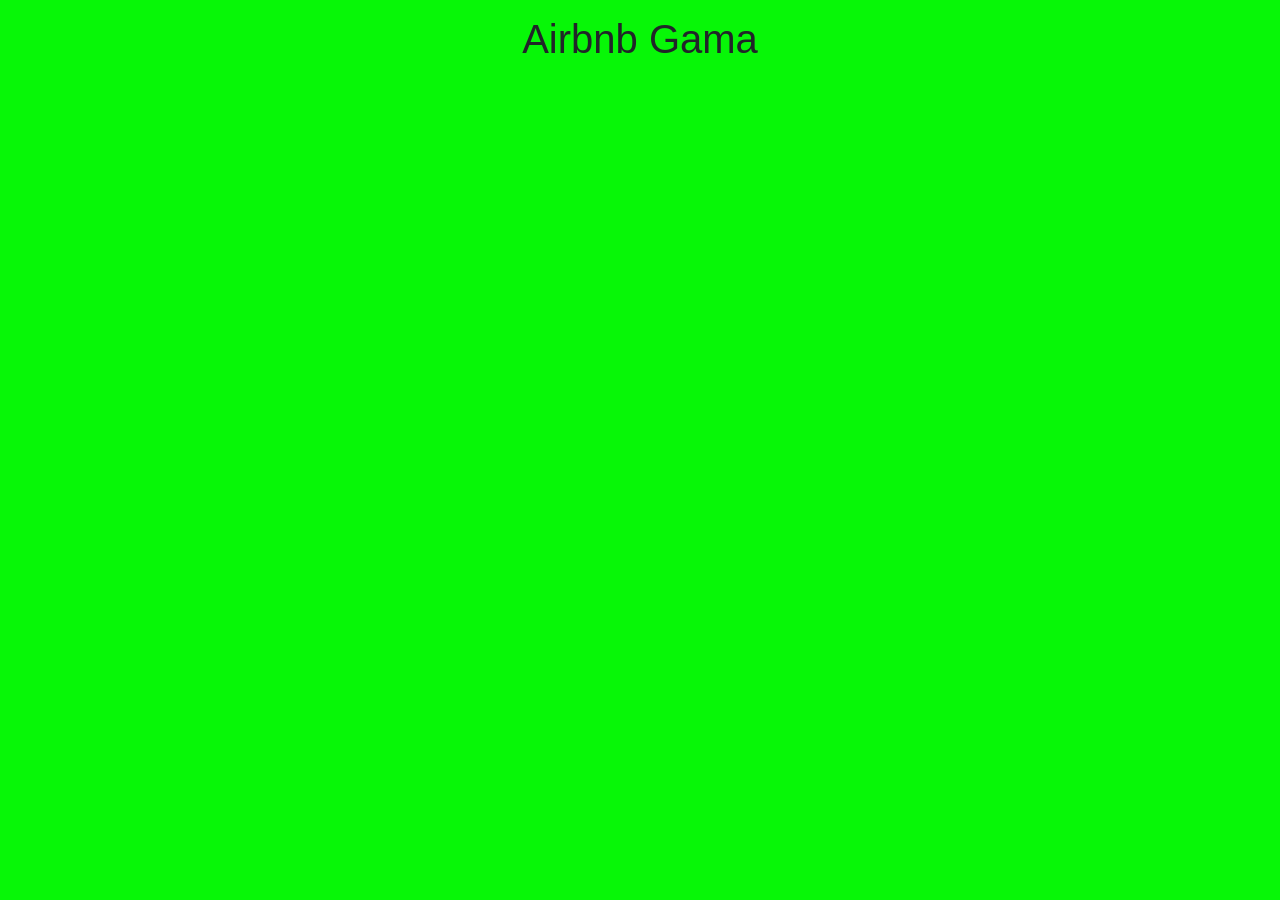
<file: airbnb solo stack/index.html>
<html>
	<head>
		<meta charset="utf-8">
	    <meta name="viewport" content="width=device-width, initial-scale=1, shrink-to-fit=no">
		<link rel="stylesheet" href="https://stackpath.bootstrapcdn.com/bootstrap/4.3.1/css/bootstrap.min.css" integrity="sha384-ggOyR0iXCbMQv3Xipma34MD+dH/1fQ784/j6cY/iJTQUOhcWr7x9JvoRxT2MZw1T" crossorigin="anonymous">
		<link rel="stylesheet" href="https://use.fontawesome.com/releases/v5.7.2/css/all.css" integrity="sha384-fnmOCqbTlWIlj8LyTjo7mOUStjsKC4pOpQbqyi7RrhN7udi9RwhKkMHpvLbHG9Sr" crossorigin="anonymous">


		<link rel="stylesheet" type="text/css" href="gama.css">

	</head>
	<body>
		<div class="container-fluid">
			<h1 class="text-center main-title">Airbnb Gama</h1>
			<div class="row" id="gama-container">
			</div>
		</div>
		

		<script src="https://code.jquery.com/jquery-3.3.1.slim.min.js" integrity="sha384-q8i/X+965DzO0rT7abK41JStQIAqVgRVzpbzo5smXKp4YfRvH+8abtTE1Pi6jizo" crossorigin="anonymous"></script>
		<script src="https://cdnjs.cloudflare.com/ajax/libs/popper.js/1.14.7/umd/popper.min.js" integrity="sha384-UO2eT0CpHqdSJQ6hJty5KVphtPhzWj9WO1clHTMGa3JDZwrnQq4sF86dIHNDz0W1" crossorigin="anonymous"></script>
		<script src="https://stackpath.bootstrapcdn.com/bootstrap/4.3.1/js/bootstrap.min.js" integrity="sha384-JjSmVgyd0p3pXB1rRibZUAYoIIy6OrQ6VrjIEaFf/nJGzIxFDsf4x0xIM+B07jRM" crossorigin="anonymous"></script>
		<script type="text/javascript" src="gama.js"></script>
	</body>
</html>
</file>
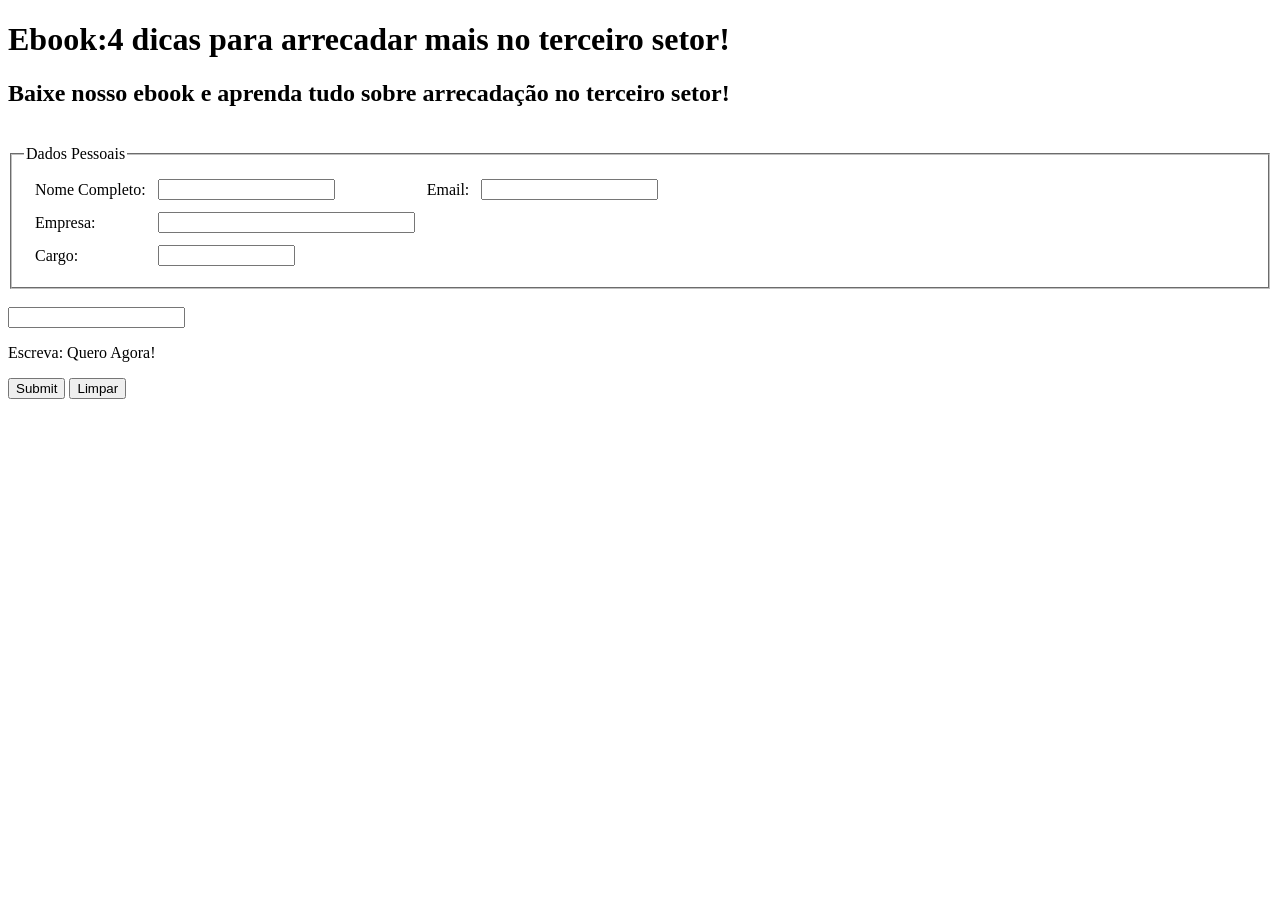
<file: form/index.html>
<!DOCTYPE html>
 
<html>
 <head>
 <title> Form </title>
 <meta name="description" content="Aprenda a criar um site completo que usa formulários em HTML">
 <meta http-equiv="Content-Type" content="text/html; charset=utf-8"> 
 </head>

 <body>
  <h1> Ebook:4 dicas para arrecadar mais no terceiro setor!</h1> 
  <h2> Baixe nosso ebook e aprenda tudo sobre arrecadação no terceiro setor!</h2><br />



<!-- DADOS PESSOAIS-->
<fieldset>
 <legend>Dados Pessoais</legend>
 <table cellspacing="10">
  <tr>
   <td>
    <label for="nome">Nome Completo: </label>
   </td>
   <td align="left">
    <input type="text" name="email">
   </td>
   <td>
    <label for="sobrenome">Email: </label>
   </td>
   <td align="left">
    <input type="text" name="sobrenome">
   </td>
  </tr>
 
  <tr>
   <td>
    <label for="rg">Empresa: </label>
   </td>
   <td align="left">
    <input type="text" name="rg" size="30" maxlength="99"> 
   </td>
  </tr>
  <tr>
   <td>
    <label>Cargo:</label>
   </td>
   <td align="left">
    <input type="text" name="cpf" size="15" maxlength="99"> 
   </td>
  </tr>
 </table>
</fieldset>

<br />
   <td align="left">
    <input type="password" name="passconfirm">
   </td>
  </tr>
 </table>
</fieldset>
<br />
<p>Escreva: Quero Agora!</p>
<input type="submit">
<input type="reset" value="Limpar">
</form>

 </body>
</html>
</file>
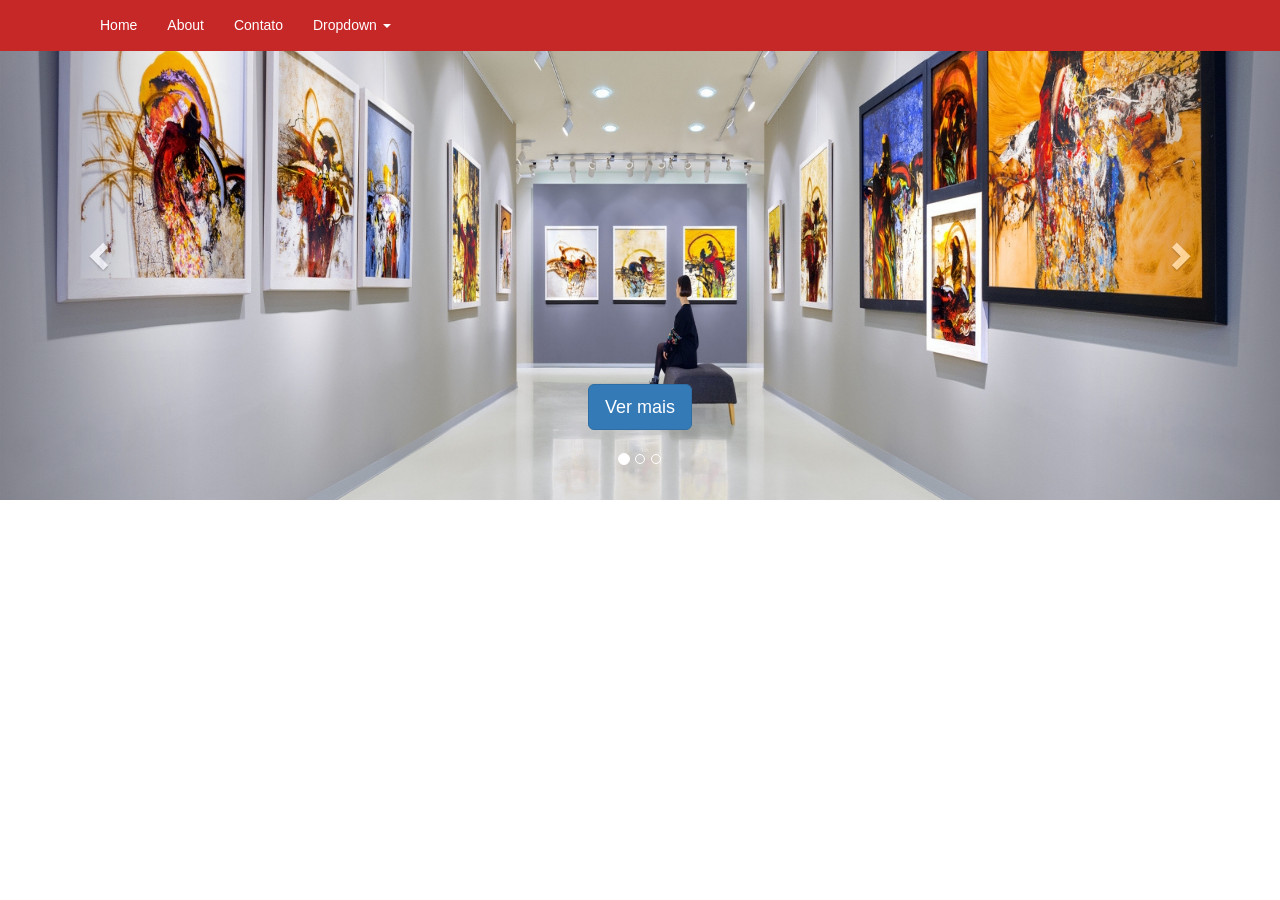
<file: loja/index.html>
<!DOCTYPE html>
<html lang="pt-br">
	<head>
		<meta charset="utf-8">
		<meta http-equiv="X-UA-Compatible" content="IE=edge">
		<meta name="viewport" content="width=device-width, initial-scale=1">
		<meta name="description" content="">
		<meta name="author" content="Cesar Szpak - Celke">
		<link rel="icon" href="imagens/Logo.jpg">
		<title>Tini</title>
		<link href="css/bootstrap.css" rel="stylesheet">
		<link href="css/carousel.css" rel="stylesheet">
	</head>
	<body role="document">
		<!-- Fixed navbar -->
		<nav class="navbar navbar-inverse navbar-fixed-top">
			<div class="container">
				<div class="navbar-header">
					<button type="button" class="navbar-toggle collapsed" data-toggle="collapse" data-target="#navbar" aria-expanded="false" aria-controls="navbar">
						<span class="sr-only">Toggle navigation</span>
						<span class="icon-bar"></span>
						<span class="icon-bar"></span>
						<span class="icon-bar"></span>
					</button>
					<a class="navbar-brand" rel="icon" href="imagens/Logo2.jpg"></a>
				</div>
				<div id="navbar" class="navbar-collapse collapse">
					<ul class="nav navbar-nav">
						<li><a href="#">Home</a></li>
						<li><a href="#about">About</a></li>
						<li><a href="#contact">Contato</a></li>
						<li class="dropdown">
							<a href="#" class="dropdown-toggle" data-toggle="dropdown" role="button" aria-haspopup="true" aria-expanded="false">Dropdown <span class="caret"></span></a>
							<ul class="dropdown-menu">
								<li><a href="#">Ebook's Gratuitos</a></li>
								<li><a href="#">cadastre-se</a></li>
								<li><a href="#">Recomende para seus amigos</a></li>
								<li role="separator" class="divider"></li>
															</ul>
						</li>
					</ul>
				</div><!--/.nav-collapse -->
			</div>
		</nav>

		<!-- Carousel
		================================================== -->
		<div id="myCarousel" class="carousel slide" data-ride="carousel">
			<!-- Indicators -->
			<ol class="carousel-indicators">
				<li data-target="#myCarousel" data-slide-to="0" class="active"></li>
				<li data-target="#myCarousel" data-slide-to="1"></li>
				<li data-target="#myCarousel" data-slide-to="2"></li>
			</ol>
			<div class="carousel-inner" role="listbox">
				<div class="item active">
					<img class="first-slide" src="imagens/slide1.1.jpg" alt="First slide">
					<div class="container">
						<div class="carousel-caption">
							<p><a class="btn btn-lg btn-primary" href="https://blogama.firebaseapp.com/subs/card1.html" role="button">Ver mais</a></p>
						</div>
					</div>
				</div>
				<div class="item">
					<img class="second-slide" src="imagens/slide1.2.jpg" alt="Second slide">
					<div class="container">
						<div class="carousel-caption">
							<p><a class="btn btn-lg btn-primary" href="http://celke.com.br/cursos/1/curso-de-php-mysqli-e-bootstrap" role="button">Ver mais</a></p>
						</div>
					</div>
				</div>
				<div class="item">
					 <img class="third-slide" src="imagens/ferramentas-marketing-digital-1920x500.jpg" alt="Third slide">
					<div class="container">
						<div class="carousel-caption">
							<p><a class="btn btn-lg btn-primary" href="http://celke.com.br/cursos/1/curso-de-php-mysqli-e-bootstrap" role="button">Ver mais</a></p>
						</div>
					</div>
				</div>
			</div>
			<a class="left carousel-control" href="#myCarousel" role="button" data-slide="prev">
				<span class="glyphicon glyphicon-chevron-left" aria-hidden="true"></span>
				<span class="sr-only">Previous</span>
			</a>
			<a class="right carousel-control" href="#myCarousel" role="button" data-slide="next">
				<span class="glyphicon glyphicon-chevron-right" aria-hidden="true"></span>
				<span class="sr-only">Next</span>
			</a>
		</div><!-- /.carousel -->

		<!-- Bootstrap core JavaScript
		================================================== -->
		<script src="js/jquery.min.js"></script>		
		<script src="js/bootstrap.min.js"></script>
	</body>
</html>
</file>
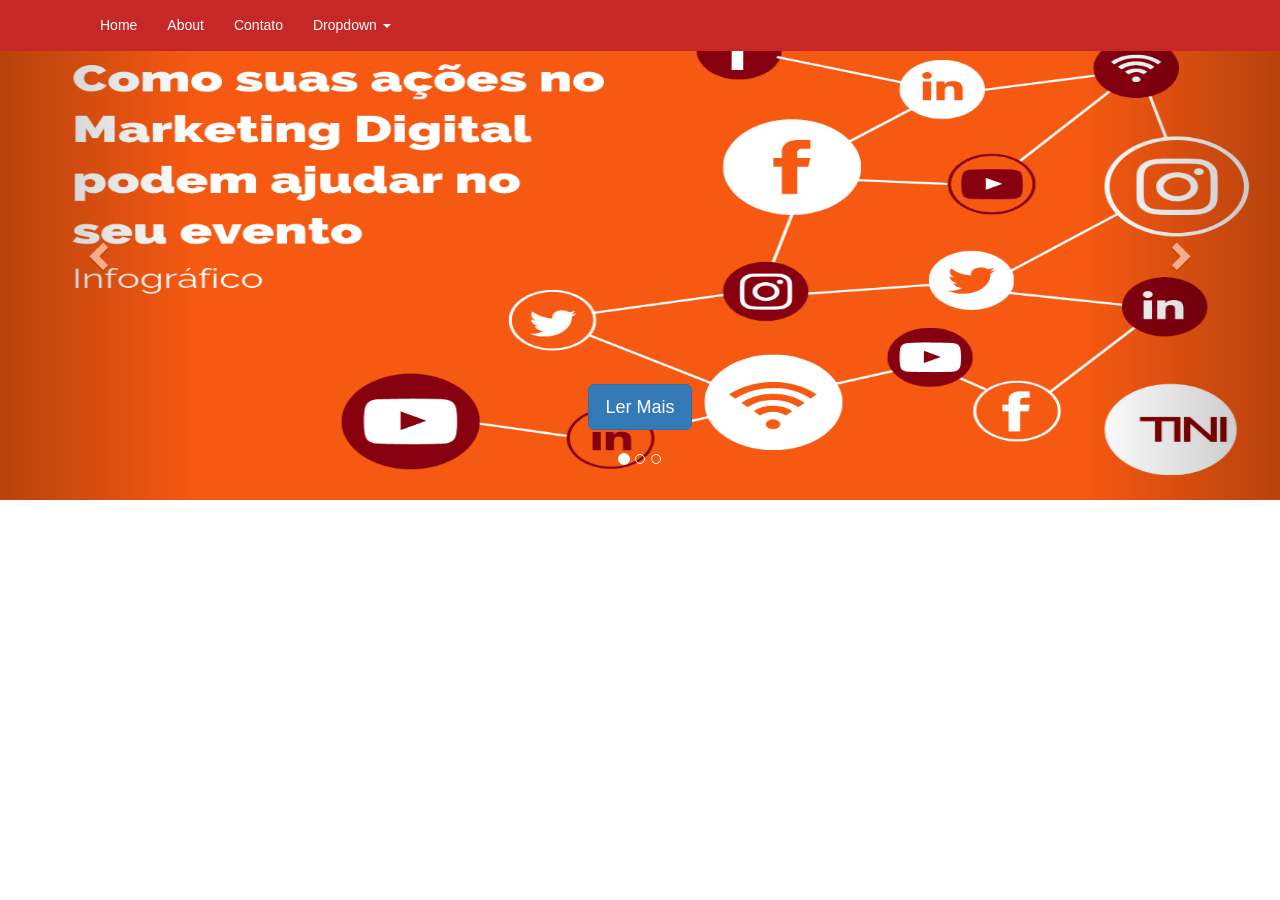
<file: t1/index.html>
<!DOCTYPE html>
<html lang="pt-br">
	<head>
		<meta charset="utf-8">
		<meta http-equiv="X-UA-Compatible" content="IE=edge">
		<meta name="viewport" content="width=device-width, initial-scale=1">
		<meta name="description" content="">
		<meta name="author" content="Cesar Szpak - Celke">
		<link rel="icon" href="imagens/Logo.jpg">
		<title>Tini</title>
		<link href="css/bootstrap.css" rel="stylesheet">
		<link href="css/carousel.css" rel="stylesheet">
	</head>
	<body role="document">
		<!-- Fixed navbar -->
		<nav class="navbar navbar-inverse navbar-fixed-top">
			<div class="container">
				<div class="navbar-header">
					<button type="button" class="navbar-toggle collapsed" data-toggle="collapse" data-target="#navbar" aria-expanded="false" aria-controls="navbar">
						<span class="sr-only">Toggle navigation</span>
						<span class="icon-bar"></span>
						<span class="icon-bar"></span>
						<span class="icon-bar"></span>
					</button>
					<a class="navbar-brand" rel="icon" href="imagens/Logo2.jpg"></a>
				</div>
				<div id="navbar" class="navbar-collapse collapse">
					<ul class="nav navbar-nav">
						<li><a href="#">Home</a></li>
						<li><a href="#about">About</a></li>
						<li><a href="#contact">Contato</a></li>
						<li class="dropdown">
							<a href="#" class="dropdown-toggle" data-toggle="dropdown" role="button" aria-haspopup="true" aria-expanded="false">Dropdown <span class="caret"></span></a>
							<ul class="dropdown-menu">
								<li><a href="#">Ebook's Gratuitos</a></li>
								<li><a href="#">cadastre-se</a></li>
								<li><a href="#">Recomende para seus amigos</a></li>
								<li role="separator" class="divider"></li>
															</ul>
						</li>
					</ul>
				</div><!--/.nav-collapse -->
			</div>
		</nav>

		<!-- Carousel
		================================================== -->
		<div id="myCarousel" class="carousel slide" data-ride="carousel">
			<!-- Indicators -->
			<ol class="carousel-indicators">
				<li data-target="#myCarousel" data-slide-to="0" class="active"></li>
				<li data-target="#myCarousel" data-slide-to="1"></li>
				<li data-target="#myCarousel" data-slide-to="2"></li>
			</ol>
			<div class="carousel-inner" role="listbox">
				<div class="item active">
					<img class="first-slide" src="imagens/Como suas ações no Marketing Digital podem ajudar no seu evento.png" alt="First slide">
					<div class="container">
						<div class="carousel-caption">
							<p><a class="btn btn-lg btn-primary" href="https://blogama.firebaseapp.com/subs/card1.html" role="button">Ler Mais</a></p>
						</div>
					</div>
				</div>
				<div class="item">
					<img class="second-slide" src="imagens/Cultura de mecenado (Ebook).png" alt="Second slide">
					<div class="container">
						<div class="carousel-caption">
							<p><a class="btn btn-lg btn-primary" href="http://celke.com.br/cursos/1/curso-de-php-mysqli-e-bootstrap" role="button">Ver mais</a></p>
						</div>
					</div>
				</div>
				<div class="item">
					 <img class="third-slide" src="imagens/4 dicas sobre terceiro setor (1).png" alt="Third slide">
					<div class="container">
						<div class="carousel-caption">
							<p><a class="btn btn-lg btn-primary" href="http://celke.com.br/cursos/1/curso-de-php-mysqli-e-bootstrap" role="button">Ver mais</a></p>
						</div>
					</div>
				</div>
			</div>
			<a class="left carousel-control" href="#myCarousel" role="button" data-slide="prev">
				<span class="glyphicon glyphicon-chevron-left" aria-hidden="true"></span>
				<span class="sr-only">Previous</span>
			</a>
			<a class="right carousel-control" href="#myCarousel" role="button" data-slide="next">
				<span class="glyphicon glyphicon-chevron-right" aria-hidden="true"></span>
				<span class="sr-only">Next</span>
			</a>
		</div><!-- /.carousel -->

		<!-- Bootstrap core JavaScript
		================================================== -->
		<script src="js/jquery.min.js"></script>		
		<script src="js/bootstrap.min.js"></script>
	</body>
</html>
</file>
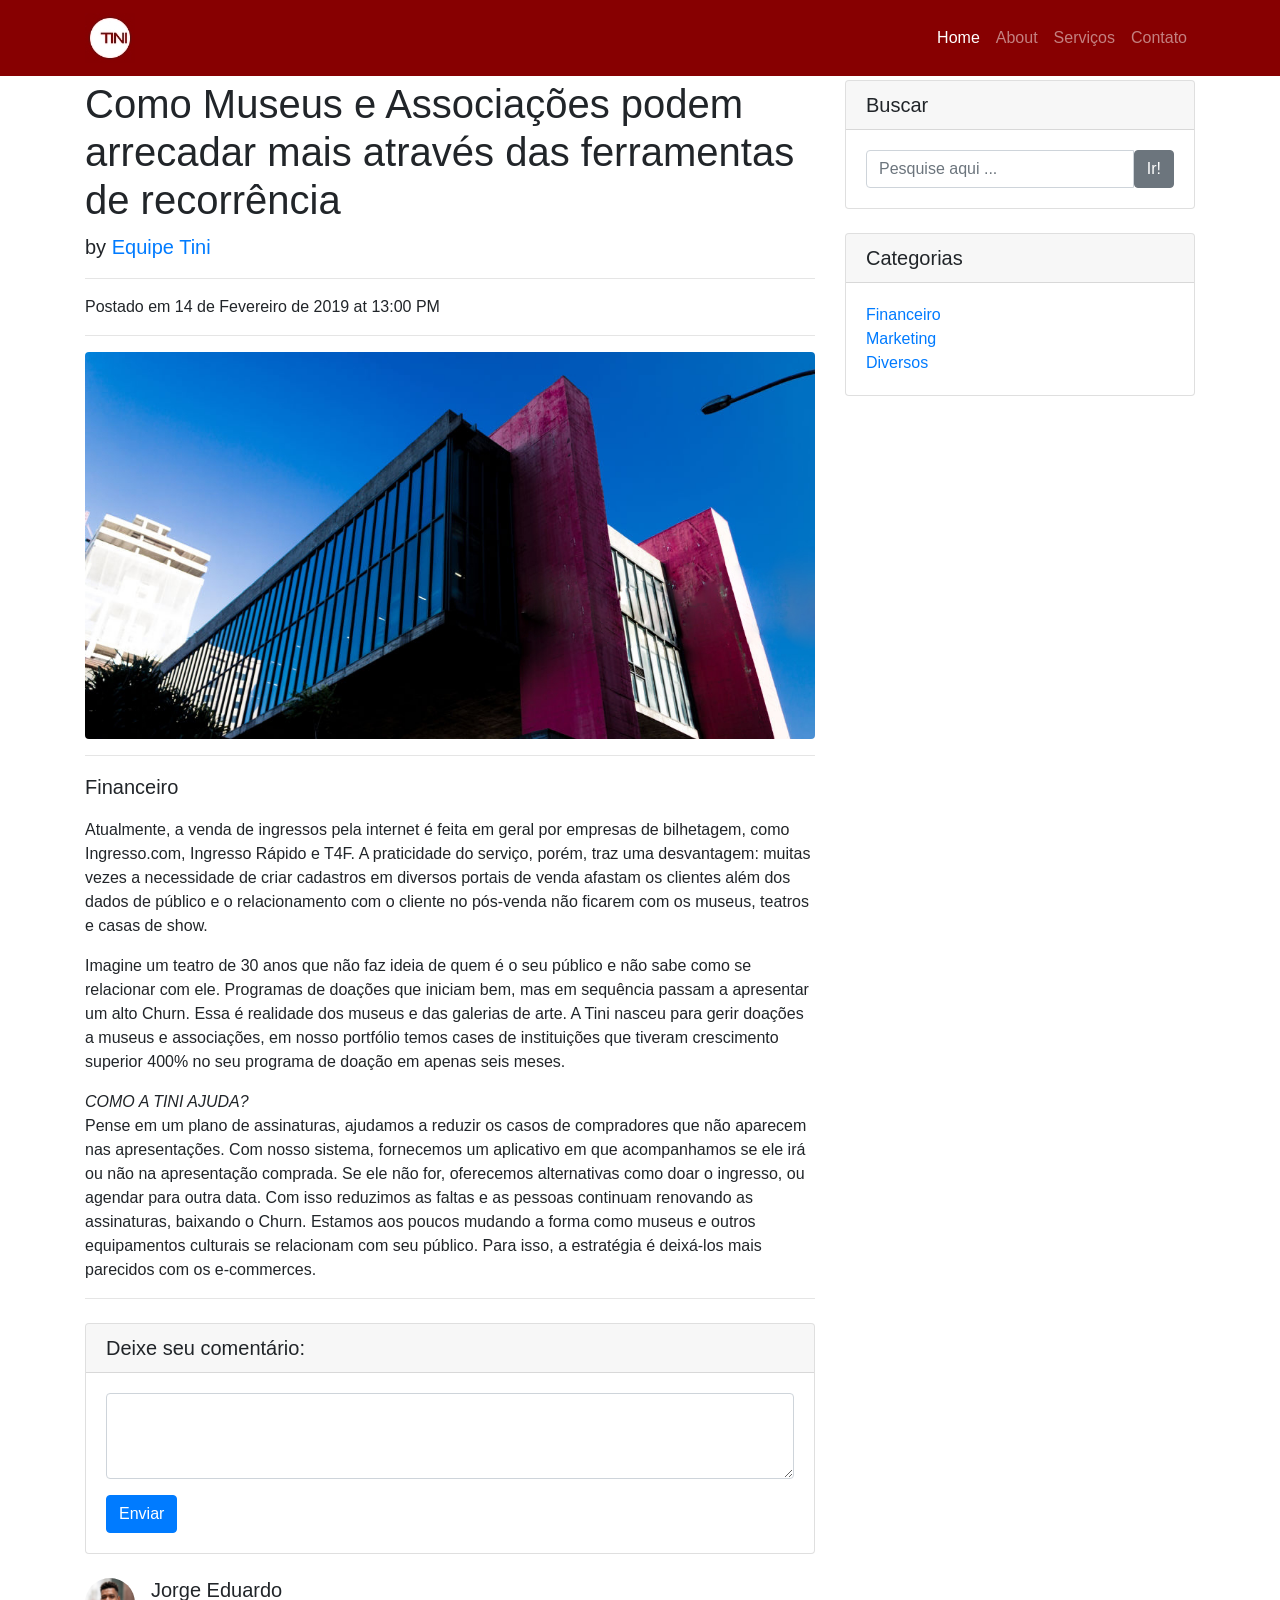
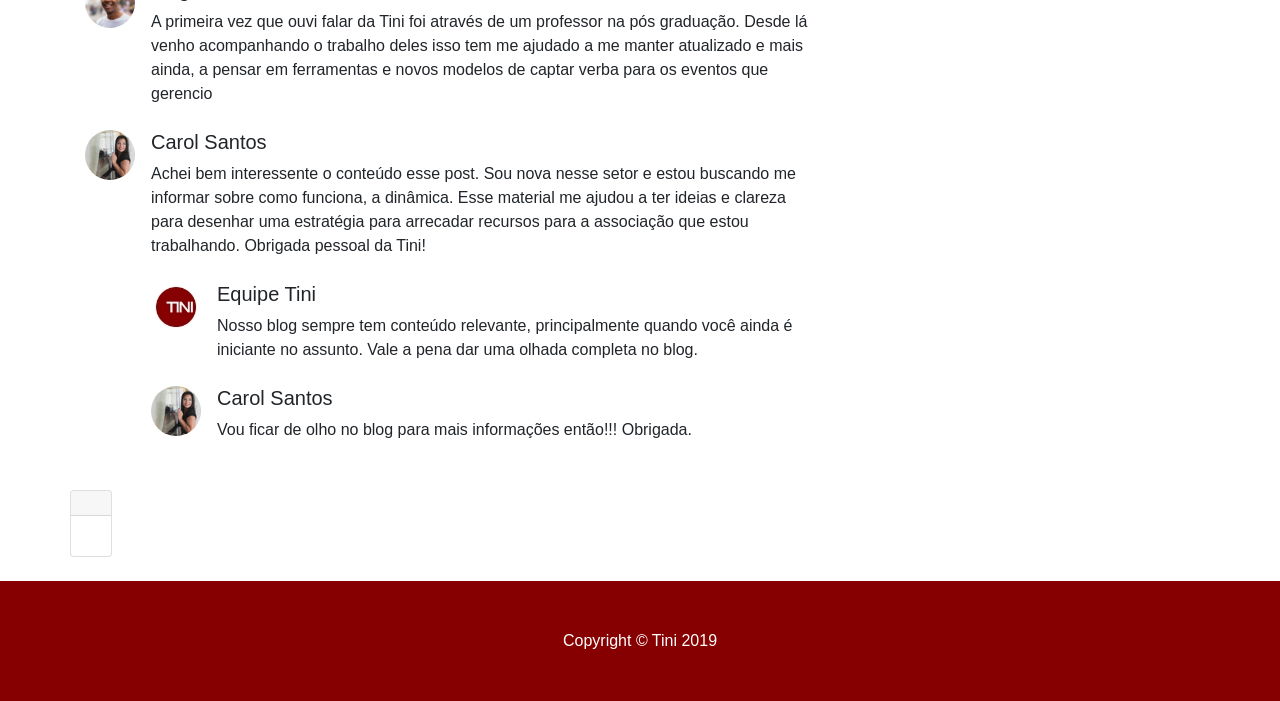
<file: Museu/Página Blog Museu.html>
<!DOCTYPE html>
<html lang="en">

<head>

  <meta charset="utf-8">
  <meta name="viewport" content="width=device-width, initial-scale=1, shrink-to-fit=no">
  <meta name="description" content="">
  <meta name="author" content="">

  <title>Blog Post Tini - Como museus e associações podem arrecadar mais através das ferramentas de recorrência</title>

  <!-- Bootstrap core CSS -->
  <link href="vendor/bootstrap/css/bootstrap.min.css" rel="stylesheet">

  <!-- Custom styles for this template -->
  <link href="css/blog-post.css" rel="stylesheet">

</head>

<body>

  <!-- Navigation -->
  <nav class="navbar navbar-expand-lg navbar-dark bg-dark fixed-top">
    <div class="container">
      <a class="navbar-brand" href="#"> <img src="img/tetete.jpg"></a>
      <button class="navbar-toggler" type="button" data-toggle="collapse" data-target="#navbarResponsive" aria-controls="navbarResponsive" aria-expanded="false" aria-label="Toggle navigation">
        <span class="navbar-toggler-icon"></span>
      </button>
      <div class="collapse navbar-collapse" id="navbarResponsive">
        <ul class="navbar-nav ml-auto">
          <li class="nav-item active">
            <a class="nav-link" href="#">Home
              <span class="sr-only">(current)</span>
            </a>
          </li>
          <li class="nav-item">
            <a class="nav-link" href="#">About</a>
          </li>
          <li class="nav-item">
            <a class="nav-link" href="#">Serviços</a>
          </li>
          <li class="nav-item">
            <a class="nav-link" href="#">Contato</a>
          </li>
        </ul>
      </div>
    </div>
  </nav>

  <!-- Page Content -->
  <div class="container">

    <div class="row">

      <!-- Post Content Column -->
      <div class="col-lg-8">

        <!-- Title -->
        <h1 class="mt-4">Como Museus e Associações podem arrecadar mais através das
          ferramentas de recorrência</h1>

        <!-- Author -->
        <p class="lead">
          by
          <a href="#">Equipe Tini</a>
        </p>

        <hr>

        <!-- Date/Time -->
        <p>Postado em 14 de Fevereiro de 2019 at 13:00 PM</p>

        <hr>

        <!-- Preview Image -->
        <img class="img-fluid rounded" src="img/gettyimages-979849614-1024x1024.jpg" alt="">

        <hr>

        <!-- Post Content -->
        <p class="lead">Financeiro</p>

        <p>Atualmente, a venda de ingressos pela internet é feita em geral por empresas de bilhetagem, como Ingresso.com, Ingresso Rápido e T4F. A praticidade do serviço, porém, traz uma desvantagem: muitas vezes a necessidade de criar cadastros em diversos portais de venda afastam os clientes além dos dados de público e o relacionamento com o cliente no pós-venda não ficarem com os museus, teatros e casas de show.
        </p>

        <p>Imagine um teatro de 30 anos que não faz ideia de quem é o seu público e não sabe como se relacionar com ele. Programas de doações que iniciam bem, mas em sequência passam a apresentar um alto Churn. Essa é realidade dos museus e das galerias de arte.  A Tini nasceu para gerir doações a museus e associações, em nosso portfólio temos cases de instituições que tiveram crescimento superior 400% no seu programa de doação em apenas seis meses.</p>

                   
            <cite title="Source Title">COMO A TINI AJUDA?</cite>
          
        <p>Pense em um plano de assinaturas, ajudamos a reduzir os casos de compradores que não aparecem nas apresentações. Com nosso sistema, fornecemos um aplicativo em que acompanhamos se ele irá ou não na apresentação comprada. Se ele não for, oferecemos alternativas como doar o ingresso, ou agendar para outra data. Com isso reduzimos as faltas e as pessoas continuam renovando as assinaturas, baixando o Churn.  Estamos aos poucos mudando a forma como museus e outros equipamentos culturais se relacionam com seu público. Para isso, a estratégia é deixá-los mais parecidos com os e-commerces.
        </p>
    
        <hr>

        <!-- Comments Form -->
        <div class="card my-4">
          <h5 class="card-header">Deixe seu comentário:</h5>
          <div class="card-body">
            <form>
              <div class="form-group">
                <textarea class="form-control" rows="3"></textarea>
              </div>
              <button type="submit" class="btn btn-primary">Enviar</button>
            </form>
          </div>
        </div>

        <!-- Single Comment -->
        <div class="media mb-4">
          <img class="d-flex mr-3 rounded-circle" src="img/Jorge Eduardo.png" alt="">
          <div class="media-body">
            <h5 class="mt-0">Jorge Eduardo</h5>
            A primeira vez que ouvi falar da Tini foi através de um professor na pós graduação. Desde lá venho acompanhando o trabalho deles isso tem me ajudado a me manter atualizado e mais ainda, a pensar em ferramentas e novos modelos de captar verba para os eventos que gerencio
          </div>
        </div>

        <!-- Comment with nested comments -->
        <div class="media mb-4">
          <img class="d-flex mr-3 rounded-circle" src="img/Carol Santos.png" alt="">
          <div class="media-body">
            <h5 class="mt-0">Carol Santos</h5>
            Achei bem interessente o conteúdo esse post. Sou nova nesse setor e estou buscando me informar sobre como funciona, a dinâmica. Esse material me ajudou a ter ideias e clareza para desenhar uma estratégia para arrecadar recursos para a associação que estou trabalhando. Obrigada pessoal da Tini!

            <div class="media mt-4">
              <img class="d-flex mr-3 rounded-circle" src="img/logo vermelha.jpg" alt="">
              <div class="media-body">
                <h5 class="mt-0">Equipe Tini</h5>
                Nosso blog sempre tem conteúdo relevante, principalmente quando você ainda é iniciante no assunto. Vale a pena dar uma olhada completa no blog.
              </div>
            </div>

            <div class="media mt-4">
              <img class="d-flex mr-3 rounded-circle" src="img/Carol Santos.png" alt="">
              <div class="media-body">
                <h5 class="mt-0">Carol Santos</h5>
                Vou ficar de olho no blog para mais informações então!!! Obrigada.
              </div>
            </div>

          </div>
        </div>

      </div>

      <!-- Sidebar Widgets Column -->
      <div class="col-md-4">

        <!-- Search Widget -->
        <div class="card my-4">
          <h5 class="card-header">Buscar</h5>
          <div class="card-body">
            <div class="input-group">
              <input type="text" class="form-control" placeholder="Pesquise aqui ...">
              <span class="input-group-btn">
                <button class="btn btn-secondary" type="button">Ir!</button>
              </span>
            </div>
          </div>
        </div>

        <!-- Categories Widget -->
        <div class="card my-4">
          <h5 class="card-header">Categorias</h5>
          <div class="card-body">
            <div class="row">
              <div class="col-lg-6">
                <ul class="list-unstyled mb-0">
                  <li>
                    <a href="#">Financeiro</a>
                  </li>
                  <li>
                    <a href="#">Marketing</a>
                  </li>
                  <li>
                    <a href="#">Diversos</a>
                  </li>
                </ul>
              </div>
              
                  </li>
                </ul>
              </div>
            </div>
          </div>
        </div>

        <!-- Side Widget -->
        <div class="card my-4">
          <h5 class="card-header"></h5>
          <div class="card-body">
                     </div>
        </div>

      </div>

    </div>
    <!-- /.row -->

  </div>
  <!-- /.container -->

  <!-- Footer -->
  <footer class="py-5 bg-dark">
    <div class="container">
      <p class="m-0 text-center text-white">Copyright &copy; Tini 2019</p>
    </div>
    <!-- /.container -->
  </footer>

  <!-- Bootstrap core JavaScript -->
  <script src="vendor/jquery/jquery.min.js"></script>
  <script src="vendor/bootstrap/js/bootstrap.bundle.min.js"></script>

</body>

</html>
</file>
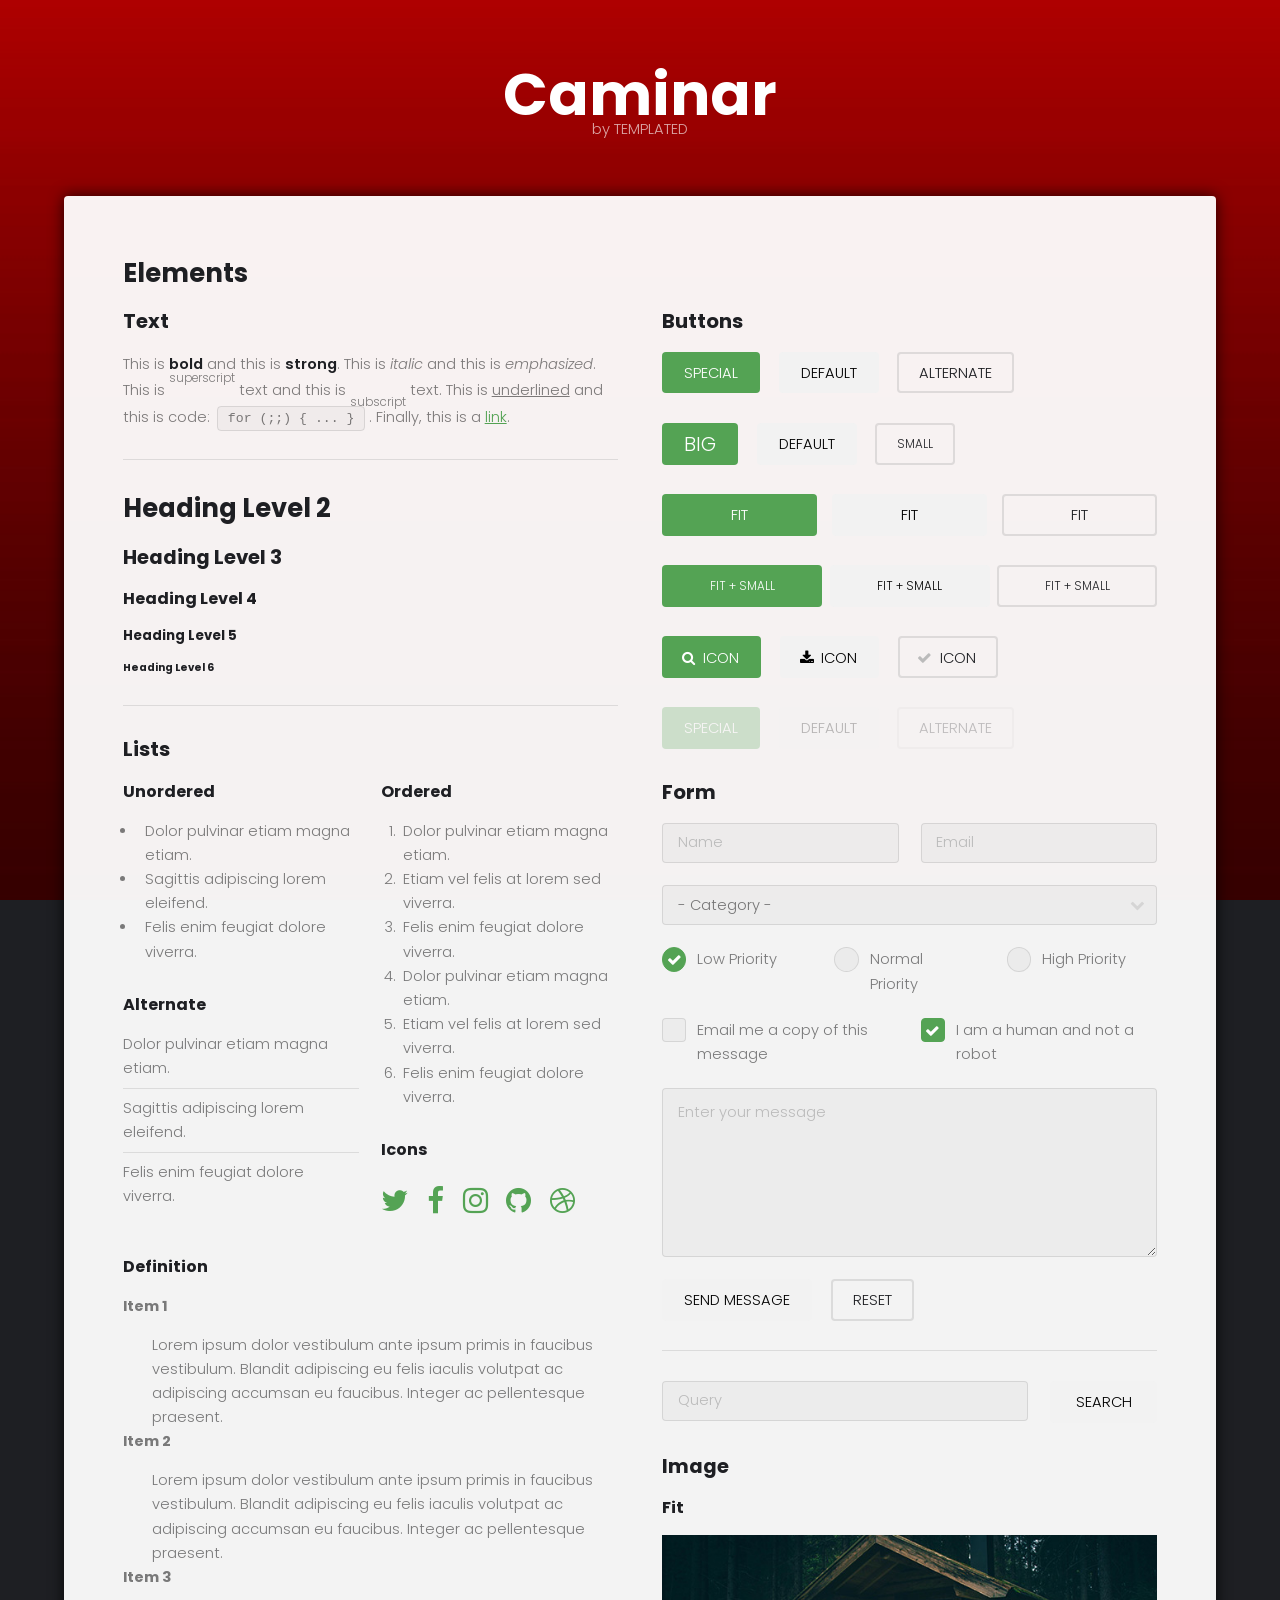
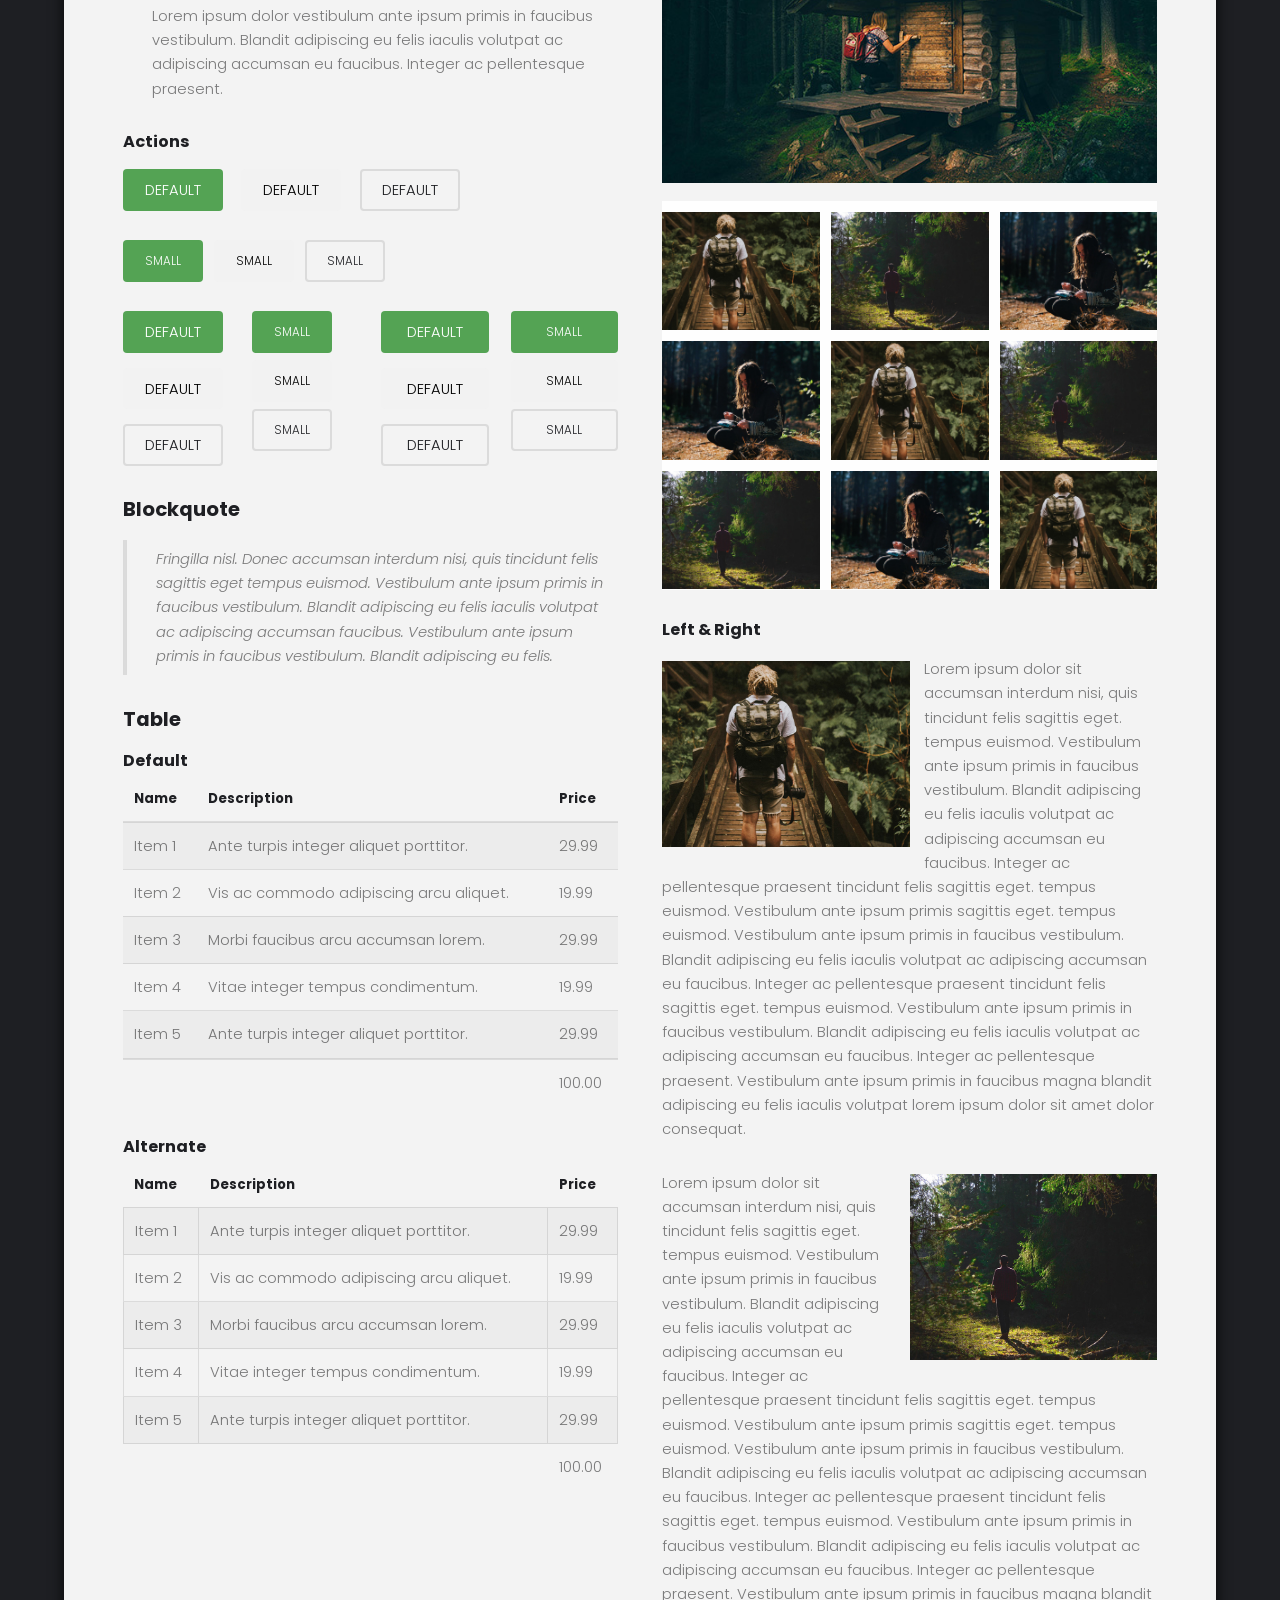
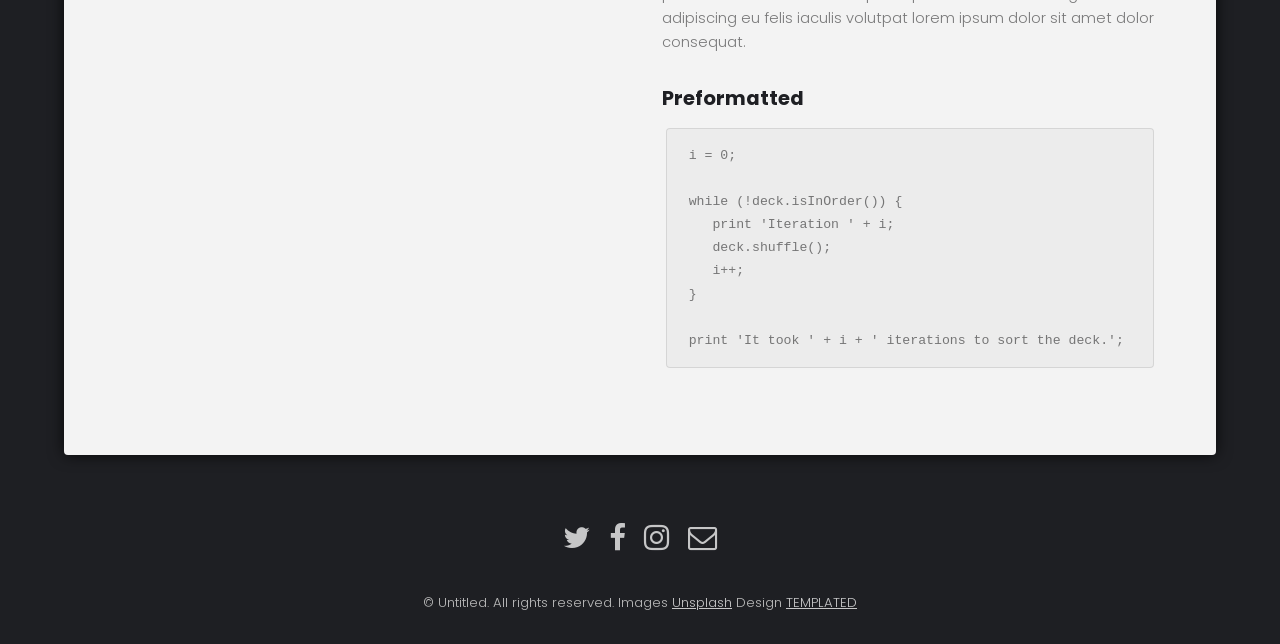
<file: t1/elements.html>
<!DOCTYPE HTML>
<!--
	Caminar by TEMPLATED
	templated.co @templatedco
	Released for free under the Creative Commons Attribution 3.0 license (templated.co/license)
-->
<html>
	<head>
		<title>Caminar by TEMPLATED</title>
		<meta charset="utf-8" />
		<meta name="viewport" content="width=device-width, initial-scale=1" />
		<link rel="stylesheet" href="assets/css/main.css" />
	</head>
	<body>

		<!-- Header -->
			<header id="header">
				<div class="logo"><a href="#">Caminar <span>by TEMPLATED</span></a></div>
			</header>

		<!-- Main -->
			<section id="main">
				<div class="inner">
					<div class="wrapper style1">
						<div class="content">

							<!-- Elements -->
								<h2 id="elements">Elements</h2>
								<div class="row 200%">
									<div class="6u 12u$(medium)">

										<!-- Text stuff -->
											<h3>Text</h3>
											<p>This is <b>bold</b> and this is <strong>strong</strong>. This is <i>italic</i> and this is <em>emphasized</em>.
											This is <sup>superscript</sup> text and this is <sub>subscript</sub> text.
											This is <u>underlined</u> and this is code: <code>for (;;) { ... }</code>.
											Finally, this is a <a href="#">link</a>.</p>
											<hr />
											<h2>Heading Level 2</h2>
											<h3>Heading Level 3</h3>
											<h4>Heading Level 4</h4>
											<h5>Heading Level 5</h5>
											<h6>Heading Level 6</h6>
											<hr />

										<!-- Lists -->
											<h3>Lists</h3>
											<div class="row">
												<div class="6u 12u$(small)">

													<h4>Unordered</h4>
													<ul>
														<li>Dolor pulvinar etiam magna etiam.</li>
														<li>Sagittis adipiscing lorem eleifend.</li>
														<li>Felis enim feugiat dolore viverra.</li>
													</ul>

													<h4>Alternate</h4>
													<ul class="alt">
														<li>Dolor pulvinar etiam magna etiam.</li>
														<li>Sagittis adipiscing lorem eleifend.</li>
														<li>Felis enim feugiat dolore viverra.</li>
													</ul>

												</div>
												<div class="6u$ 12u$(small)">

													<h4>Ordered</h4>
													<ol>
														<li>Dolor pulvinar etiam magna etiam.</li>
														<li>Etiam vel felis at lorem sed viverra.</li>
														<li>Felis enim feugiat dolore viverra.</li>
														<li>Dolor pulvinar etiam magna etiam.</li>
														<li>Etiam vel felis at lorem sed viverra.</li>
														<li>Felis enim feugiat dolore viverra.</li>
													</ol>

													<h4>Icons</h4>
													<ul class="icons">
														<li><a href="#" class="icon fa-twitter"><span class="label">Twitter</span></a></li>
														<li><a href="#" class="icon fa-facebook"><span class="label">Facebook</span></a></li>
														<li><a href="#" class="icon fa-instagram"><span class="label">Instagram</span></a></li>
														<li><a href="#" class="icon fa-github"><span class="label">Github</span></a></li>
														<li><a href="#" class="icon fa-dribbble"><span class="label">Dribbble</span></a></li>
													</ul>

												</div>
											</div>
											<h4>Definition</h4>
											<dl>
												<dt>Item 1</dt>
												<dd>
													<p>Lorem ipsum dolor vestibulum ante ipsum primis in faucibus vestibulum. Blandit adipiscing eu felis iaculis volutpat ac adipiscing accumsan eu faucibus. Integer ac pellentesque praesent.</p>
												</dd>
												<dt>Item 2</dt>
												<dd>
													<p>Lorem ipsum dolor vestibulum ante ipsum primis in faucibus vestibulum. Blandit adipiscing eu felis iaculis volutpat ac adipiscing accumsan eu faucibus. Integer ac pellentesque praesent.</p>
												</dd>
												<dt>Item 3</dt>
												<dd>
													<p>Lorem ipsum dolor vestibulum ante ipsum primis in faucibus vestibulum. Blandit adipiscing eu felis iaculis volutpat ac adipiscing accumsan eu faucibus. Integer ac pellentesque praesent.</p>
												</dd>
											</dl>

											<h4>Actions</h4>
											<ul class="actions">
												<li><a href="#" class="button special">Default</a></li>
												<li><a href="#" class="button">Default</a></li>
												<li><a href="#" class="button alt">Default</a></li>
											</ul>
											<ul class="actions small">
												<li><a href="#" class="button special small">Small</a></li>
												<li><a href="#" class="button small">Small</a></li>
												<li><a href="#" class="button alt small">Small</a></li>
											</ul>
											<div class="row">
												<div class="3u 12u$(small)">
													<ul class="actions vertical">
														<li><a href="#" class="button special">Default</a></li>
														<li><a href="#" class="button">Default</a></li>
														<li><a href="#" class="button alt">Default</a></li>
													</ul>
												</div>
												<div class="3u 12u$(small)">
													<ul class="actions vertical small">
														<li><a href="#" class="button special small">Small</a></li>
														<li><a href="#" class="button small">Small</a></li>
														<li><a href="#" class="button alt small">Small</a></li>
													</ul>
												</div>
												<div class="3u 12u$(small)">
													<ul class="actions vertical">
														<li><a href="#" class="button special fit">Default</a></li>
														<li><a href="#" class="button fit">Default</a></li>
														<li><a href="#" class="button alt fit">Default</a></li>
													</ul>
												</div>
												<div class="3u$ 12u$(small)">
													<ul class="actions vertical small">
														<li><a href="#" class="button special small fit">Small</a></li>
														<li><a href="#" class="button small fit">Small</a></li>
														<li><a href="#" class="button alt small fit">Small</a></li>
													</ul>
												</div>
											</div>

										<!-- Blockquote -->
											<h3>Blockquote</h3>
											<blockquote>Fringilla nisl. Donec accumsan interdum nisi, quis tincidunt felis sagittis eget tempus euismod. Vestibulum ante ipsum primis in faucibus vestibulum. Blandit adipiscing eu felis iaculis volutpat ac adipiscing accumsan faucibus. Vestibulum ante ipsum primis in faucibus vestibulum. Blandit adipiscing eu felis.</blockquote>

										<!-- Table -->
											<h3>Table</h3>

											<h4>Default</h4>
											<div class="table-wrapper">
												<table>
													<thead>
														<tr>
															<th>Name</th>
															<th>Description</th>
															<th>Price</th>
														</tr>
													</thead>
													<tbody>
														<tr>
															<td>Item 1</td>
															<td>Ante turpis integer aliquet porttitor.</td>
															<td>29.99</td>
														</tr>
														<tr>
															<td>Item 2</td>
															<td>Vis ac commodo adipiscing arcu aliquet.</td>
															<td>19.99</td>
														</tr>
														<tr>
															<td>Item 3</td>
															<td> Morbi faucibus arcu accumsan lorem.</td>
															<td>29.99</td>
														</tr>
														<tr>
															<td>Item 4</td>
															<td>Vitae integer tempus condimentum.</td>
															<td>19.99</td>
														</tr>
														<tr>
															<td>Item 5</td>
															<td>Ante turpis integer aliquet porttitor.</td>
															<td>29.99</td>
														</tr>
													</tbody>
													<tfoot>
														<tr>
															<td colspan="2"></td>
															<td>100.00</td>
														</tr>
													</tfoot>
												</table>
											</div>

											<h4>Alternate</h4>
											<div class="table-wrapper">
												<table class="alt">
													<thead>
														<tr>
															<th>Name</th>
															<th>Description</th>
															<th>Price</th>
														</tr>
													</thead>
													<tbody>
														<tr>
															<td>Item 1</td>
															<td>Ante turpis integer aliquet porttitor.</td>
															<td>29.99</td>
														</tr>
														<tr>
															<td>Item 2</td>
															<td>Vis ac commodo adipiscing arcu aliquet.</td>
															<td>19.99</td>
														</tr>
														<tr>
															<td>Item 3</td>
															<td> Morbi faucibus arcu accumsan lorem.</td>
															<td>29.99</td>
														</tr>
														<tr>
															<td>Item 4</td>
															<td>Vitae integer tempus condimentum.</td>
															<td>19.99</td>
														</tr>
														<tr>
															<td>Item 5</td>
															<td>Ante turpis integer aliquet porttitor.</td>
															<td>29.99</td>
														</tr>
													</tbody>
													<tfoot>
														<tr>
															<td colspan="2"></td>
															<td>100.00</td>
														</tr>
													</tfoot>
												</table>
											</div>

									</div>
									<div class="6u$ 12u$(medium)">

										<!-- Buttons -->
											<h3>Buttons</h3>
											<ul class="actions">
												<li><a href="#" class="button special">Special</a></li>
												<li><a href="#" class="button">Default</a></li>
												<li><a href="#" class="button alt">Alternate</a></li>
											</ul>
											<ul class="actions">
												<li><a href="#" class="button special big">Big</a></li>
												<li><a href="#" class="button">Default</a></li>
												<li><a href="#" class="button alt small">Small</a></li>
											</ul>
											<ul class="actions fit">
												<li><a href="#" class="button special fit">Fit</a></li>
												<li><a href="#" class="button fit">Fit</a></li>
												<li><a href="#" class="button alt fit">Fit</a></li>
											</ul>
											<ul class="actions fit small">
												<li><a href="#" class="button special fit small">Fit + Small</a></li>
												<li><a href="#" class="button fit small">Fit + Small</a></li>
												<li><a href="#" class="button alt fit small">Fit + Small</a></li>
											</ul>
											<ul class="actions">
												<li><a href="#" class="button special icon fa-search">Icon</a></li>
												<li><a href="#" class="button icon fa-download">Icon</a></li>
												<li><a href="#" class="button alt icon fa-check">Icon</a></li>
											</ul>
											<ul class="actions">
												<li><span class="button special disabled">Special</span></li>
												<li><span class="button disabled">Default</span></li>
												<li><span class="button alt disabled">Alternate</span></li>
											</ul>

										<!-- Form -->
											<h3>Form</h3>

											<form method="post" action="#">
												<div class="row uniform">
													<div class="6u 12u$(xsmall)">
														<input type="text" name="name" id="name" value="" placeholder="Name" />
													</div>
													<div class="6u$ 12u$(xsmall)">
														<input type="email" name="email" id="email" value="" placeholder="Email" />
													</div>
													<!-- Break -->
													<div class="12u$">
														<div class="select-wrapper">
															<select name="category" id="category">
																<option value="">- Category -</option>
																<option value="1">Manufacturing</option>
																<option value="1">Shipping</option>
																<option value="1">Administration</option>
																<option value="1">Human Resources</option>
															</select>
														</div>
													</div>
													<!-- Break -->
													<div class="4u 12u$(small)">
														<input type="radio" id="priority-low" name="priority" checked>
														<label for="priority-low">Low Priority</label>
													</div>
													<div class="4u 12u$(small)">
														<input type="radio" id="priority-normal" name="priority">
														<label for="priority-normal">Normal Priority</label>
													</div>
													<div class="4u$ 12u$(small)">
														<input type="radio" id="priority-high" name="priority">
														<label for="priority-high">High Priority</label>
													</div>
													<!-- Break -->
													<div class="6u 12u$(small)">
														<input type="checkbox" id="copy" name="copy">
														<label for="copy">Email me a copy of this message</label>
													</div>
													<div class="6u$ 12u$(small)">
														<input type="checkbox" id="human" name="human" checked>
														<label for="human">I am a human and not a robot</label>
													</div>
													<!-- Break -->
													<div class="12u$">
														<textarea name="message" id="message" placeholder="Enter your message" rows="6"></textarea>
													</div>
													<!-- Break -->
													<div class="12u$">
														<ul class="actions">
															<li><input type="submit" value="Send Message" /></li>
															<li><input type="reset" value="Reset" class="alt" /></li>
														</ul>
													</div>
												</div>
											</form>

											<hr />

											<form method="post" action="#">
												<div class="row uniform">
													<div class="9u 12u$(small)">
														<input type="text" name="query" id="query" value="" placeholder="Query" />
													</div>
													<div class="3u$ 12u$(small)">
														<input type="submit" value="Search" class="fit" />
													</div>
												</div>
											</form>

										<!-- Image -->
											<h3>Image</h3>

											<h4>Fit</h4>
											<span class="image fit"><img src="images/pic01.jpg" alt="" /></span>
											<div class="box alt">
												<div class="row 50% uniform">
													<div class="4u"><span class="image fit"><img src="images/pic06.jpg" alt="" /></span></div>
													<div class="4u"><span class="image fit"><img src="images/pic07.jpg" alt="" /></span></div>
													<div class="4u$"><span class="image fit"><img src="images/pic08.jpg" alt="" /></span></div>
													<!-- Break -->
													<div class="4u"><span class="image fit"><img src="images/pic08.jpg" alt="" /></span></div>
													<div class="4u"><span class="image fit"><img src="images/pic06.jpg" alt="" /></span></div>
													<div class="4u$"><span class="image fit"><img src="images/pic07.jpg" alt="" /></span></div>
													<!-- Break -->
													<div class="4u"><span class="image fit"><img src="images/pic07.jpg" alt="" /></span></div>
													<div class="4u"><span class="image fit"><img src="images/pic08.jpg" alt="" /></span></div>
													<div class="4u$"><span class="image fit"><img src="images/pic06.jpg" alt="" /></span></div>
												</div>
											</div>

											<h4>Left &amp; Right</h4>
											<p><span class="image left"><img src="images/pic06.jpg" alt="" /></span>Lorem ipsum dolor sit accumsan interdum nisi, quis tincidunt felis sagittis eget. tempus euismod. Vestibulum ante ipsum primis in faucibus vestibulum. Blandit adipiscing eu felis iaculis volutpat ac adipiscing accumsan eu faucibus. Integer ac pellentesque praesent tincidunt felis sagittis eget. tempus euismod. Vestibulum ante ipsum primis sagittis eget. tempus euismod. Vestibulum ante ipsum primis in faucibus vestibulum. Blandit adipiscing eu felis iaculis volutpat ac adipiscing accumsan eu faucibus. Integer ac pellentesque praesent tincidunt felis sagittis eget. tempus euismod. Vestibulum ante ipsum primis in faucibus vestibulum. Blandit adipiscing eu felis iaculis volutpat ac adipiscing accumsan eu faucibus. Integer ac pellentesque praesent. Vestibulum ante ipsum primis in faucibus magna blandit adipiscing eu felis iaculis volutpat lorem ipsum dolor sit amet dolor consequat.</p>
											<p><span class="image right"><img src="images/pic07.jpg" alt="" /></span>Lorem ipsum dolor sit accumsan interdum nisi, quis tincidunt felis sagittis eget. tempus euismod. Vestibulum ante ipsum primis in faucibus vestibulum. Blandit adipiscing eu felis iaculis volutpat ac adipiscing accumsan eu faucibus. Integer ac pellentesque praesent tincidunt felis sagittis eget. tempus euismod. Vestibulum ante ipsum primis sagittis eget. tempus euismod. Vestibulum ante ipsum primis in faucibus vestibulum. Blandit adipiscing eu felis iaculis volutpat ac adipiscing accumsan eu faucibus. Integer ac pellentesque praesent tincidunt felis sagittis eget. tempus euismod. Vestibulum ante ipsum primis in faucibus vestibulum. Blandit adipiscing eu felis iaculis volutpat ac adipiscing accumsan eu faucibus. Integer ac pellentesque praesent. Vestibulum ante ipsum primis in faucibus magna blandit adipiscing eu felis iaculis volutpat lorem ipsum dolor sit amet dolor consequat.</p>

										<!-- Preformatted Code -->
											<h3>Preformatted</h3>
											<pre><code>i = 0;

while (!deck.isInOrder()) {
   print 'Iteration ' + i;
   deck.shuffle();
   i++;
}

print 'It took ' + i + ' iterations to sort the deck.';
</code></pre>

									</div>
								</div>
							</div>

						</div>
					</div>
			</section>

		<!-- Footer -->
			<footer id="footer">
				<div class="container">
					<ul class="icons">
						<li><a href="#" class="icon fa-twitter"><span class="label">Twitter</span></a></li>
						<li><a href="#" class="icon fa-facebook"><span class="label">Facebook</span></a></li>
						<li><a href="#" class="icon fa-instagram"><span class="label">Instagram</span></a></li>
						<li><a href="#" class="icon fa-envelope-o"><span class="label">Email</span></a></li>
					</ul>
				</div>
				<div class="copyright">
					&copy; Untitled. All rights reserved. Images <a href="https://unsplash.com">Unsplash</a> Design <a href="https://templated.co">TEMPLATED</a>
				</div>
			</footer>

		<!-- Scripts -->
			<script src="assets/js/jquery.min.js"></script>
			<script src="assets/js/jquery.poptrox.min.js"></script>
			<script src="assets/js/skel.min.js"></script>
			<script src="assets/js/util.js"></script>
			<script src="assets/js/main.js"></script>

	</body>
</html>
</file>
<file: airbnb solo stack/gama.css>
.card-image {
	position: relative;
	height: 250px;
	background-position: center center;
	background-size: cover;
	flex-shrink: 0;
}

.card-content {
	display: flex;
	flex-direction: column;
	justify-content: space-around;
	align-items: stretch;
	padding: 8px 16px;
	flex-grow: 1;
}

.card-info {
	display: flex;
	justify-content: space-between;
}

body {
	background-color: rgb(7, 247, 7);
}

.main-title {
	margin: 15px;
}

.card-name h4 {
	font-size: 20px;
	color: rgb(213, 6, 255);
}

.card-info p {
	color: rgb(213, 6, 255);
}
</file>
<file: loja/css/carousel.css>
/* GLOBAL STYLES
-------------------------------------------------- */
/* Padding below the footer and lighter body text */

body {
  padding-bottom: 40px;
  color: #5a5a5a;
}


/* CUSTOMIZE THE NAVBAR
-------------------------------------------------- */

/* Special class on .container surrounding .navbar, used for positioning it into place. */
.navbar-wrapper {
  position: absolute;
  top: 0;
  right: 0;
  left: 0;
  z-index: 20;
}

/* Flip around the padding for proper display in narrow viewports */
.navbar-wrapper > .container {
  padding-right: 0;
  padding-left: 0;
}
.navbar-wrapper .navbar {
  padding-right: 15px;
  padding-left: 15px;
}
.navbar-wrapper .navbar .container {
  width: auto;
}


/* CUSTOMIZE THE CAROUSEL
-------------------------------------------------- */

/* Carousel base class */
.carousel {
  height: 500px;
  margin-bottom: 60px;
}
/* Since positioning the image, we need to help out the caption */
.carousel-caption {
  z-index: 10;
}

/* Declare heights because of positioning of img element */
.carousel .item {
  height: 500px;
  background-color: #777;
}
.carousel-inner > .item > img {
  position: absolute;
  top: 0;
  left: 0;
  min-width: 100%;
  height: 500px;
}


/* MARKETING CONTENT
-------------------------------------------------- */

/* Center align the text within the three columns below the carousel */
.marketing .col-lg-4 {
  margin-bottom: 20px;
  text-align: center;
}
.marketing h2 {
  font-weight: normal;
}
.marketing .col-lg-4 p {
  margin-right: 10px;
  margin-left: 10px;
}


/* Featurettes
------------------------- */

.featurette-divider {
  margin: 80px 0; /* Space out the Bootstrap <hr> more */
}

/* Thin out the marketing headings */
.featurette-heading {
  font-weight: 300;
  line-height: 1;
  letter-spacing: -1px;
}


/* RESPONSIVE CSS
-------------------------------------------------- */

@media (min-width: 768px) {
  /* Navbar positioning foo */
  .navbar-wrapper {
    margin-top: 20px;
  }
  .navbar-wrapper .container {
    padding-right: 15px;
    padding-left: 15px;
  }
  .navbar-wrapper .navbar {
    padding-right: 0;
    padding-left: 0;
  }

  /* The navbar becomes detached from the top, so we round the corners */
  .navbar-wrapper .navbar {
    border-radius: 4px;
  }

  /* Bump up size of carousel content */
  .carousel-caption p {
    margin-bottom: 20px;
    font-size: 21px;
    line-height: 1.4;
  }

  .featurette-heading {
    font-size: 50px;
  }
}

@media (min-width: 992px) {
  .featurette-heading {
    margin-top: 120px;
  }
}
</file>
<file: t1/css/carousel.css>
/* GLOBAL STYLES
-------------------------------------------------- */
/* Padding below the footer and lighter body text */

body {
  padding-bottom: 40px;
  color: #5a5a5a;
}


/* CUSTOMIZE THE NAVBAR
-------------------------------------------------- */

/* Special class on .container surrounding .navbar, used for positioning it into place. */
.navbar-wrapper {
  position: absolute;
  top: 0;
  right: 0;
  left: 0;
  z-index: 20;
}

/* Flip around the padding for proper display in narrow viewports */
.navbar-wrapper > .container {
  padding-right: 0;
  padding-left: 0;
}
.navbar-wrapper .navbar {
  padding-right: 15px;
  padding-left: 15px;
}
.navbar-wrapper .navbar .container {
  width: auto;
}


/* CUSTOMIZE THE CAROUSEL
-------------------------------------------------- */

/* Carousel base class */
.carousel {
  height: 500px;
  margin-bottom: 60px;
}
/* Since positioning the image, we need to help out the caption */
.carousel-caption {
  z-index: 10;
}

/* Declare heights because of positioning of img element */
.carousel .item {
  height: 500px;
  background-color: #777;
}
.carousel-inner > .item > img {
  position: absolute;
  top: 0;
  left: 0;
  min-width: 100%;
  height: 500px;
}


/* MARKETING CONTENT
-------------------------------------------------- */

/* Center align the text within the three columns below the carousel */
.marketing .col-lg-4 {
  margin-bottom: 20px;
  text-align: center;
}
.marketing h2 {
  font-weight: normal;
}
.marketing .col-lg-4 p {
  margin-right: 10px;
  margin-left: 10px;
}


/* Featurettes
------------------------- */

.featurette-divider {
  margin: 80px 0; /* Space out the Bootstrap <hr> more */
}

/* Thin out the marketing headings */
.featurette-heading {
  font-weight: 300;
  line-height: 1;
  letter-spacing: -1px;
}


/* RESPONSIVE CSS
-------------------------------------------------- */

@media (min-width: 768px) {
  /* Navbar positioning foo */
  .navbar-wrapper {
    margin-top: 20px;
  }
  .navbar-wrapper .container {
    padding-right: 15px;
    padding-left: 15px;
  }
  .navbar-wrapper .navbar {
    padding-right: 0;
    padding-left: 0;
  }

  /* The navbar becomes detached from the top, so we round the corners */
  .navbar-wrapper .navbar {
    border-radius: 4px;
  }

  /* Bump up size of carousel content */
  .carousel-caption p {
    margin-bottom: 20px;
    font-size: 21px;
    line-height: 1.4;
  }

  .featurette-heading {
    font-size: 50px;
  }
}

@media (min-width: 992px) {
  .featurette-heading {
    margin-top: 120px;
  }
}
</file>
<file: Museu/css/blog-post.css>
/*!
 * Start Bootstrap - Blog Post (https://startbootstrap.com/template-overviews/blog-post)
 * Copyright 2013-2019 Start Bootstrap
 * Licensed under MIT (https://github.com/BlackrockDigital/startbootstrap-blog-post/blob/master/LICENSE)
 */
body {
  padding-top: 56px;
}
</file>
<file: t1/assets/css/main.css>
@import url(font-awesome.min.css);
@import url("https://fonts.googleapis.com/css?family=Poppins:300,400,500,600,700");

/*
	Caminar by TEMPLATED
	templated.co @templatedco
	Released for free under the Creative Commons Attribution 3.0 license (templated.co/license)
*/

/* Reset */

	html, body, div, span, applet, object, iframe, h1, h2, h3, h4, h5, h6, p, blockquote, pre, a, abbr, acronym, address, big, cite, code, del, dfn, em, img, ins, kbd, q, s, samp, small, strike, strong, sub, sup, tt, var, b, u, i, center, dl, dt, dd, ol, ul, li, fieldset, form, label, legend, table, caption, tbody, tfoot, thead, tr, th, td, article, aside, canvas, details, embed, figure, figcaption, footer, header, hgroup, menu, nav, output, ruby, section, summary, time, mark, audio, video {
		margin: 0;
		padding: 0;
		border: 0;
		font-size: 100%;
		font: inherit;
		vertical-align: justify;
	}

	article, aside, details, figcaption, figure, footer, header, hgroup, menu, nav, section {
		display: block;
	}

	body {
		line-height: 1;
	}

	ol, ul {
		list-style: none;
	}

	blockquote, q {
		quotes: none;
	}

	blockquote:before, blockquote:after, q:before, q:after {
		content: '';
		content: none;
	}

	table {
		border-collapse: collapse;
		border-spacing: 0;
	}

	body {
		-webkit-text-size-adjust: none;
	}

/* Box Model */

	*, *:before, *:after {
		-moz-box-sizing: border-box;
		-webkit-box-sizing: border-box;
		box-sizing: border-box;
	}

/* Containers */

	.container {
		margin-left: auto;
		margin-right: auto;
	}

	.container.\31 25\25 {
		width: 100%;
		max-width: 100rem;
		min-width: 80rem;
	}

	.container.\37 5\25 {
		width: 60rem;
	}

	.container.\35 0\25 {
		width: 40rem;
	}

	.container.\32 5\25 {
		width: 20rem;
	}

	.container {
		width: 80rem;
	}

	@media screen and (max-width: 1680px) {

		.container.\31 25\25 {
			width: 100%;
			max-width: 100rem;
			min-width: 80rem;
		}

		.container.\37 5\25 {
			width: 60rem;
		}

		.container.\35 0\25 {
			width: 40rem;
		}

		.container.\32 5\25 {
			width: 20rem;
		}

		.container {
			width: 80rem;
		}

	}

	@media screen and (max-width: 1280px) {

		.container.\31 25\25 {
			width: 100%;
			max-width: 81.25rem;
			min-width: 65rem;
		}

		.container.\37 5\25 {
			width: 48.75rem;
		}

		.container.\35 0\25 {
			width: 32.5rem;
		}

		.container.\32 5\25 {
			width: 16.25rem;
		}

		.container {
			width: 65rem;
		}

	}

	@media screen and (max-width: 980px) {

		.container.\31 25\25 {
			width: 100%;
			max-width: 112.5%;
			min-width: 90%;
		}

		.container.\37 5\25 {
			width: 67.5%;
		}

		.container.\35 0\25 {
			width: 45%;
		}

		.container.\32 5\25 {
			width: 22.5%;
		}

		.container {
			width: 90%;
		}

	}

	@media screen and (max-width: 736px) {

		.container.\31 25\25 {
			width: 100%;
			max-width: 112.5%;
			min-width: 90%;
		}

		.container.\37 5\25 {
			width: 67.5%;
		}

		.container.\35 0\25 {
			width: 45%;
		}

		.container.\32 5\25 {
			width: 22.5%;
		}

		.container {
			width: 90% !important;
		}

	}

	@media screen and (max-width: 480px) {

		.container.\31 25\25 {
			width: 100%;
			max-width: 112.5%;
			min-width: 90%;
		}

		.container.\37 5\25 {
			width: 67.5%;
		}

		.container.\35 0\25 {
			width: 45%;
		}

		.container.\32 5\25 {
			width: 22.5%;
		}

		.container {
			width: 90% !important;
		}

	}

/* Grid */

	.row {
		border-bottom: solid 1px transparent;
		-moz-box-sizing: border-box;
		-webkit-box-sizing: border-box;
		box-sizing: border-box;
	}

	.row > * {
		float: left;
		-moz-box-sizing: border-box;
		-webkit-box-sizing: border-box;
		box-sizing: border-box;
	}

	.row:after, .row:before {
		content: '';
		display: block;
		clear: both;
		height: 0;
	}

	.row.uniform > * > :first-child {
		margin-top: 0;
	}

	.row.uniform > * > :last-child {
		margin-bottom: 0;
	}

	.row.\30 \25 > * {
		padding: 0 0 0 0rem;
	}

	.row.\30 \25 {
		margin: 0 0 -1px 0rem;
	}

	.row.uniform.\30 \25 > * {
		padding: 0rem 0 0 0rem;
	}

	.row.uniform.\30 \25 {
		margin: 0rem 0 -1px 0rem;
	}

	.row > * {
		padding: 0 0 0 2rem;
	}

	.row {
		margin: 0 0 -1px -2rem;
	}

	.row.uniform > * {
		padding: 2rem 0 0 2rem;
	}

	.row.uniform {
		margin: -2rem 0 -1px -2rem;
	}

	.row.\32 00\25 > * {
		padding: 0 0 0 4rem;
	}

	.row.\32 00\25 {
		margin: 0 0 -1px -4rem;
	}

	.row.uniform.\32 00\25 > * {
		padding: 4rem 0 0 4rem;
	}

	.row.uniform.\32 00\25 {
		margin: -4rem 0 -1px -4rem;
	}

	.row.\31 50\25 > * {
		padding: 0 0 0 3rem;
	}

	.row.\31 50\25 {
		margin: 0 0 -1px -3rem;
	}

	.row.uniform.\31 50\25 > * {
		padding: 3rem 0 0 3rem;
	}

	.row.uniform.\31 50\25 {
		margin: -3rem 0 -1px -3rem;
	}

	.row.\35 0\25 > * {
		padding: 0 0 0 1rem;
	}

	.row.\35 0\25 {
		margin: 0 0 -1px -1rem;
	}

	.row.uniform.\35 0\25 > * {
		padding: 1rem 0 0 1rem;
	}

	.row.uniform.\35 0\25 {
		margin: -1rem 0 -1px -1rem;
	}

	.row.\32 5\25 > * {
		padding: 0 0 0 0.5rem;
	}

	.row.\32 5\25 {
		margin: 0 0 -1px -0.5rem;
	}

	.row.uniform.\32 5\25 > * {
		padding: 0.5rem 0 0 0.5rem;
	}

	.row.uniform.\32 5\25 {
		margin: -0.5rem 0 -1px -0.5rem;
	}

	.\31 2u, .\31 2u\24 {
		width: 100%;
		clear: none;
		margin-left: 0;
	}

	.\31 1u, .\31 1u\24 {
		width: 91.6666666667%;
		clear: none;
		margin-left: 0;
	}

	.\31 0u, .\31 0u\24 {
		width: 83.3333333333%;
		clear: none;
		margin-left: 0;
	}

	.\39 u, .\39 u\24 {
		width: 75%;
		clear: none;
		margin-left: 0;
	}

	.\38 u, .\38 u\24 {
		width: 66.6666666667%;
		clear: none;
		margin-left: 0;
	}

	.\37 u, .\37 u\24 {
		width: 58.3333333333%;
		clear: none;
		margin-left: 0;
	}

	.\36 u, .\36 u\24 {
		width: 50%;
		clear: none;
		margin-left: 0;
	}

	.\35 u, .\35 u\24 {
		width: 41.6666666667%;
		clear: none;
		margin-left: 0;
	}

	.\34 u, .\34 u\24 {
		width: 33.3333333333%;
		clear: none;
		margin-left: 0;
	}

	.\33 u, .\33 u\24 {
		width: 25%;
		clear: none;
		margin-left: 0;
	}

	.\32 u, .\32 u\24 {
		width: 16.6666666667%;
		clear: none;
		margin-left: 0;
	}

	.\31 u, .\31 u\24 {
		width: 8.3333333333%;
		clear: none;
		margin-left: 0;
	}

	.\31 2u\24 + *,
	.\31 1u\24 + *,
	.\31 0u\24 + *,
	.\39 u\24 + *,
	.\38 u\24 + *,
	.\37 u\24 + *,
	.\36 u\24 + *,
	.\35 u\24 + *,
	.\34 u\24 + *,
	.\33 u\24 + *,
	.\32 u\24 + *,
	.\31 u\24 + * {
		clear: left;
	}

	.\-11u {
		margin-left: 91.66667%;
	}

	.\-10u {
		margin-left: 83.33333%;
	}

	.\-9u {
		margin-left: 75%;
	}

	.\-8u {
		margin-left: 66.66667%;
	}

	.\-7u {
		margin-left: 58.33333%;
	}

	.\-6u {
		margin-left: 50%;
	}

	.\-5u {
		margin-left: 41.66667%;
	}

	.\-4u {
		margin-left: 33.33333%;
	}

	.\-3u {
		margin-left: 25%;
	}

	.\-2u {
		margin-left: 16.66667%;
	}

	.\-1u {
		margin-left: 8.33333%;
	}

	@media screen and (max-width: 1680px) {

		.row > * {
			padding: 0 0 0 2rem;
		}

		.row {
			margin: 0 0 -1px -2rem;
		}

		.row.uniform > * {
			padding: 2rem 0 0 2rem;
		}

		.row.uniform {
			margin: -2rem 0 -1px -2rem;
		}

		.row.\32 00\25 > * {
			padding: 0 0 0 4rem;
		}

		.row.\32 00\25 {
			margin: 0 0 -1px -4rem;
		}

		.row.uniform.\32 00\25 > * {
			padding: 4rem 0 0 4rem;
		}

		.row.uniform.\32 00\25 {
			margin: -4rem 0 -1px -4rem;
		}

		.row.\31 50\25 > * {
			padding: 0 0 0 3rem;
		}

		.row.\31 50\25 {
			margin: 0 0 -1px -3rem;
		}

		.row.uniform.\31 50\25 > * {
			padding: 3rem 0 0 3rem;
		}

		.row.uniform.\31 50\25 {
			margin: -3rem 0 -1px -3rem;
		}

		.row.\35 0\25 > * {
			padding: 0 0 0 1rem;
		}

		.row.\35 0\25 {
			margin: 0 0 -1px -1rem;
		}

		.row.uniform.\35 0\25 > * {
			padding: 1rem 0 0 1rem;
		}

		.row.uniform.\35 0\25 {
			margin: -1rem 0 -1px -1rem;
		}

		.row.\32 5\25 > * {
			padding: 0 0 0 0.5rem;
		}

		.row.\32 5\25 {
			margin: 0 0 -1px -0.5rem;
		}

		.row.uniform.\32 5\25 > * {
			padding: 0.5rem 0 0 0.5rem;
		}

		.row.uniform.\32 5\25 {
			margin: -0.5rem 0 -1px -0.5rem;
		}

		.\31 2u\28xlarge\29, .\31 2u\24\28xlarge\29 {
			width: 100%;
			clear: none;
			margin-left: 0;
		}

		.\31 1u\28xlarge\29, .\31 1u\24\28xlarge\29 {
			width: 91.6666666667%;
			clear: none;
			margin-left: 0;
		}

		.\31 0u\28xlarge\29, .\31 0u\24\28xlarge\29 {
			width: 83.3333333333%;
			clear: none;
			margin-left: 0;
		}

		.\39 u\28xlarge\29, .\39 u\24\28xlarge\29 {
			width: 75%;
			clear: none;
			margin-left: 0;
		}

		.\38 u\28xlarge\29, .\38 u\24\28xlarge\29 {
			width: 66.6666666667%;
			clear: none;
			margin-left: 0;
		}

		.\37 u\28xlarge\29, .\37 u\24\28xlarge\29 {
			width: 58.3333333333%;
			clear: none;
			margin-left: 0;
		}

		.\36 u\28xlarge\29, .\36 u\24\28xlarge\29 {
			width: 50%;
			clear: none;
			margin-left: 0;
		}

		.\35 u\28xlarge\29, .\35 u\24\28xlarge\29 {
			width: 41.6666666667%;
			clear: none;
			margin-left: 0;
		}

		.\34 u\28xlarge\29, .\34 u\24\28xlarge\29 {
			width: 33.3333333333%;
			clear: none;
			margin-left: 0;
		}

		.\33 u\28xlarge\29, .\33 u\24\28xlarge\29 {
			width: 25%;
			clear: none;
			margin-left: 0;
		}

		.\32 u\28xlarge\29, .\32 u\24\28xlarge\29 {
			width: 16.6666666667%;
			clear: none;
			margin-left: 0;
		}

		.\31 u\28xlarge\29, .\31 u\24\28xlarge\29 {
			width: 8.3333333333%;
			clear: none;
			margin-left: 0;
		}

		.\31 2u\24\28xlarge\29 + *,
		.\31 1u\24\28xlarge\29 + *,
		.\31 0u\24\28xlarge\29 + *,
		.\39 u\24\28xlarge\29 + *,
		.\38 u\24\28xlarge\29 + *,
		.\37 u\24\28xlarge\29 + *,
		.\36 u\24\28xlarge\29 + *,
		.\35 u\24\28xlarge\29 + *,
		.\34 u\24\28xlarge\29 + *,
		.\33 u\24\28xlarge\29 + *,
		.\32 u\24\28xlarge\29 + *,
		.\31 u\24\28xlarge\29 + * {
			clear: left;
		}

		.\-11u\28xlarge\29 {
			margin-left: 91.66667%;
		}

		.\-10u\28xlarge\29 {
			margin-left: 83.33333%;
		}

		.\-9u\28xlarge\29 {
			margin-left: 75%;
		}

		.\-8u\28xlarge\29 {
			margin-left: 66.66667%;
		}

		.\-7u\28xlarge\29 {
			margin-left: 58.33333%;
		}

		.\-6u\28xlarge\29 {
			margin-left: 50%;
		}

		.\-5u\28xlarge\29 {
			margin-left: 41.66667%;
		}

		.\-4u\28xlarge\29 {
			margin-left: 33.33333%;
		}

		.\-3u\28xlarge\29 {
			margin-left: 25%;
		}

		.\-2u\28xlarge\29 {
			margin-left: 16.66667%;
		}

		.\-1u\28xlarge\29 {
			margin-left: 8.33333%;
		}

	}

	@media screen and (max-width: 1280px) {

		.row > * {
			padding: 0 0 0 1.5rem;
		}

		.row {
			margin: 0 0 -1px -1.5rem;
		}

		.row.uniform > * {
			padding: 1.5rem 0 0 1.5rem;
		}

		.row.uniform {
			margin: -1.5rem 0 -1px -1.5rem;
		}

		.row.\32 00\25 > * {
			padding: 0 0 0 3rem;
		}

		.row.\32 00\25 {
			margin: 0 0 -1px -3rem;
		}

		.row.uniform.\32 00\25 > * {
			padding: 3rem 0 0 3rem;
		}

		.row.uniform.\32 00\25 {
			margin: -3rem 0 -1px -3rem;
		}

		.row.\31 50\25 > * {
			padding: 0 0 0 2.25rem;
		}

		.row.\31 50\25 {
			margin: 0 0 -1px -2.25rem;
		}

		.row.uniform.\31 50\25 > * {
			padding: 2.25rem 0 0 2.25rem;
		}

		.row.uniform.\31 50\25 {
			margin: -2.25rem 0 -1px -2.25rem;
		}

		.row.\35 0\25 > * {
			padding: 0 0 0 0.75rem;
		}

		.row.\35 0\25 {
			margin: 0 0 -1px -0.75rem;
		}

		.row.uniform.\35 0\25 > * {
			padding: 0.75rem 0 0 0.75rem;
		}

		.row.uniform.\35 0\25 {
			margin: -0.75rem 0 -1px -0.75rem;
		}

		.row.\32 5\25 > * {
			padding: 0 0 0 0.375rem;
		}

		.row.\32 5\25 {
			margin: 0 0 -1px -0.375rem;
		}

		.row.uniform.\32 5\25 > * {
			padding: 0.375rem 0 0 0.375rem;
		}

		.row.uniform.\32 5\25 {
			margin: -0.375rem 0 -1px -0.375rem;
		}

		.\31 2u\28large\29, .\31 2u\24\28large\29 {
			width: 100%;
			clear: none;
			margin-left: 0;
		}

		.\31 1u\28large\29, .\31 1u\24\28large\29 {
			width: 91.6666666667%;
			clear: none;
			margin-left: 0;
		}

		.\31 0u\28large\29, .\31 0u\24\28large\29 {
			width: 83.3333333333%;
			clear: none;
			margin-left: 0;
		}

		.\39 u\28large\29, .\39 u\24\28large\29 {
			width: 75%;
			clear: none;
			margin-left: 0;
		}

		.\38 u\28large\29, .\38 u\24\28large\29 {
			width: 66.6666666667%;
			clear: none;
			margin-left: 0;
		}

		.\37 u\28large\29, .\37 u\24\28large\29 {
			width: 58.3333333333%;
			clear: none;
			margin-left: 0;
		}

		.\36 u\28large\29, .\36 u\24\28large\29 {
			width: 50%;
			clear: none;
			margin-left: 0;
		}

		.\35 u\28large\29, .\35 u\24\28large\29 {
			width: 41.6666666667%;
			clear: none;
			margin-left: 0;
		}

		.\34 u\28large\29, .\34 u\24\28large\29 {
			width: 33.3333333333%;
			clear: none;
			margin-left: 0;
		}

		.\33 u\28large\29, .\33 u\24\28large\29 {
			width: 25%;
			clear: none;
			margin-left: 0;
		}

		.\32 u\28large\29, .\32 u\24\28large\29 {
			width: 16.6666666667%;
			clear: none;
			margin-left: 0;
		}

		.\31 u\28large\29, .\31 u\24\28large\29 {
			width: 8.3333333333%;
			clear: none;
			margin-left: 0;
		}

		.\31 2u\24\28large\29 + *,
		.\31 1u\24\28large\29 + *,
		.\31 0u\24\28large\29 + *,
		.\39 u\24\28large\29 + *,
		.\38 u\24\28large\29 + *,
		.\37 u\24\28large\29 + *,
		.\36 u\24\28large\29 + *,
		.\35 u\24\28large\29 + *,
		.\34 u\24\28large\29 + *,
		.\33 u\24\28large\29 + *,
		.\32 u\24\28large\29 + *,
		.\31 u\24\28large\29 + * {
			clear: left;
		}

		.\-11u\28large\29 {
			margin-left: 91.66667%;
		}

		.\-10u\28large\29 {
			margin-left: 83.33333%;
		}

		.\-9u\28large\29 {
			margin-left: 75%;
		}

		.\-8u\28large\29 {
			margin-left: 66.66667%;
		}

		.\-7u\28large\29 {
			margin-left: 58.33333%;
		}

		.\-6u\28large\29 {
			margin-left: 50%;
		}

		.\-5u\28large\29 {
			margin-left: 41.66667%;
		}

		.\-4u\28large\29 {
			margin-left: 33.33333%;
		}

		.\-3u\28large\29 {
			margin-left: 25%;
		}

		.\-2u\28large\29 {
			margin-left: 16.66667%;
		}

		.\-1u\28large\29 {
			margin-left: 8.33333%;
		}

	}

	@media screen and (max-width: 980px) {

		.row > * {
			padding: 0 0 0 1.5rem;
		}

		.row {
			margin: 0 0 -1px -1.5rem;
		}

		.row.uniform > * {
			padding: 1.5rem 0 0 1.5rem;
		}

		.row.uniform {
			margin: -1.5rem 0 -1px -1.5rem;
		}

		.row.\32 00\25 > * {
			padding: 0 0 0 3rem;
		}

		.row.\32 00\25 {
			margin: 0 0 -1px -3rem;
		}

		.row.uniform.\32 00\25 > * {
			padding: 3rem 0 0 3rem;
		}

		.row.uniform.\32 00\25 {
			margin: -3rem 0 -1px -3rem;
		}

		.row.\31 50\25 > * {
			padding: 0 0 0 2.25rem;
		}

		.row.\31 50\25 {
			margin: 0 0 -1px -2.25rem;
		}

		.row.uniform.\31 50\25 > * {
			padding: 2.25rem 0 0 2.25rem;
		}

		.row.uniform.\31 50\25 {
			margin: -2.25rem 0 -1px -2.25rem;
		}

		.row.\35 0\25 > * {
			padding: 0 0 0 0.75rem;
		}

		.row.\35 0\25 {
			margin: 0 0 -1px -0.75rem;
		}

		.row.uniform.\35 0\25 > * {
			padding: 0.75rem 0 0 0.75rem;
		}

		.row.uniform.\35 0\25 {
			margin: -0.75rem 0 -1px -0.75rem;
		}

		.row.\32 5\25 > * {
			padding: 0 0 0 0.375rem;
		}

		.row.\32 5\25 {
			margin: 0 0 -1px -0.375rem;
		}

		.row.uniform.\32 5\25 > * {
			padding: 0.375rem 0 0 0.375rem;
		}

		.row.uniform.\32 5\25 {
			margin: -0.375rem 0 -1px -0.375rem;
		}

		.\31 2u\28medium\29, .\31 2u\24\28medium\29 {
			width: 100%;
			clear: none;
			margin-left: 0;
		}

		.\31 1u\28medium\29, .\31 1u\24\28medium\29 {
			width: 91.6666666667%;
			clear: none;
			margin-left: 0;
		}

		.\31 0u\28medium\29, .\31 0u\24\28medium\29 {
			width: 83.3333333333%;
			clear: none;
			margin-left: 0;
		}

		.\39 u\28medium\29, .\39 u\24\28medium\29 {
			width: 75%;
			clear: none;
			margin-left: 0;
		}

		.\38 u\28medium\29, .\38 u\24\28medium\29 {
			width: 66.6666666667%;
			clear: none;
			margin-left: 0;
		}

		.\37 u\28medium\29, .\37 u\24\28medium\29 {
			width: 58.3333333333%;
			clear: none;
			margin-left: 0;
		}

		.\36 u\28medium\29, .\36 u\24\28medium\29 {
			width: 50%;
			clear: none;
			margin-left: 0;
		}

		.\35 u\28medium\29, .\35 u\24\28medium\29 {
			width: 41.6666666667%;
			clear: none;
			margin-left: 0;
		}

		.\34 u\28medium\29, .\34 u\24\28medium\29 {
			width: 33.3333333333%;
			clear: none;
			margin-left: 0;
		}

		.\33 u\28medium\29, .\33 u\24\28medium\29 {
			width: 25%;
			clear: none;
			margin-left: 0;
		}

		.\32 u\28medium\29, .\32 u\24\28medium\29 {
			width: 16.6666666667%;
			clear: none;
			margin-left: 0;
		}

		.\31 u\28medium\29, .\31 u\24\28medium\29 {
			width: 8.3333333333%;
			clear: none;
			margin-left: 0;
		}

		.\31 2u\24\28medium\29 + *,
		.\31 1u\24\28medium\29 + *,
		.\31 0u\24\28medium\29 + *,
		.\39 u\24\28medium\29 + *,
		.\38 u\24\28medium\29 + *,
		.\37 u\24\28medium\29 + *,
		.\36 u\24\28medium\29 + *,
		.\35 u\24\28medium\29 + *,
		.\34 u\24\28medium\29 + *,
		.\33 u\24\28medium\29 + *,
		.\32 u\24\28medium\29 + *,
		.\31 u\24\28medium\29 + * {
			clear: left;
		}

		.\-11u\28medium\29 {
			margin-left: 91.66667%;
		}

		.\-10u\28medium\29 {
			margin-left: 83.33333%;
		}

		.\-9u\28medium\29 {
			margin-left: 75%;
		}

		.\-8u\28medium\29 {
			margin-left: 66.66667%;
		}

		.\-7u\28medium\29 {
			margin-left: 58.33333%;
		}

		.\-6u\28medium\29 {
			margin-left: 50%;
		}

		.\-5u\28medium\29 {
			margin-left: 41.66667%;
		}

		.\-4u\28medium\29 {
			margin-left: 33.33333%;
		}

		.\-3u\28medium\29 {
			margin-left: 25%;
		}

		.\-2u\28medium\29 {
			margin-left: 16.66667%;
		}

		.\-1u\28medium\29 {
			margin-left: 8.33333%;
		}

	}

	@media screen and (max-width: 736px) {

		.row > * {
			padding: 0 0 0 1.25rem;
		}

		.row {
			margin: 0 0 -1px -1.25rem;
		}

		.row.uniform > * {
			padding: 1.25rem 0 0 1.25rem;
		}

		.row.uniform {
			margin: -1.25rem 0 -1px -1.25rem;
		}

		.row.\32 00\25 > * {
			padding: 0 0 0 2.5rem;
		}

		.row.\32 00\25 {
			margin: 0 0 -1px -2.5rem;
		}

		.row.uniform.\32 00\25 > * {
			padding: 2.5rem 0 0 2.5rem;
		}

		.row.uniform.\32 00\25 {
			margin: -2.5rem 0 -1px -2.5rem;
		}

		.row.\31 50\25 > * {
			padding: 0 0 0 1.875rem;
		}

		.row.\31 50\25 {
			margin: 0 0 -1px -1.875rem;
		}

		.row.uniform.\31 50\25 > * {
			padding: 1.875rem 0 0 1.875rem;
		}

		.row.uniform.\31 50\25 {
			margin: -1.875rem 0 -1px -1.875rem;
		}

		.row.\35 0\25 > * {
			padding: 0 0 0 0.625rem;
		}

		.row.\35 0\25 {
			margin: 0 0 -1px -0.625rem;
		}

		.row.uniform.\35 0\25 > * {
			padding: 0.625rem 0 0 0.625rem;
		}

		.row.uniform.\35 0\25 {
			margin: -0.625rem 0 -1px -0.625rem;
		}

		.row.\32 5\25 > * {
			padding: 0 0 0 0.3125rem;
		}

		.row.\32 5\25 {
			margin: 0 0 -1px -0.3125rem;
		}

		.row.uniform.\32 5\25 > * {
			padding: 0.3125rem 0 0 0.3125rem;
		}

		.row.uniform.\32 5\25 {
			margin: -0.3125rem 0 -1px -0.3125rem;
		}

		.\31 2u\28small\29, .\31 2u\24\28small\29 {
			width: 100%;
			clear: none;
			margin-left: 0;
		}

		.\31 1u\28small\29, .\31 1u\24\28small\29 {
			width: 91.6666666667%;
			clear: none;
			margin-left: 0;
		}

		.\31 0u\28small\29, .\31 0u\24\28small\29 {
			width: 83.3333333333%;
			clear: none;
			margin-left: 0;
		}

		.\39 u\28small\29, .\39 u\24\28small\29 {
			width: 75%;
			clear: none;
			margin-left: 0;
		}

		.\38 u\28small\29, .\38 u\24\28small\29 {
			width: 66.6666666667%;
			clear: none;
			margin-left: 0;
		}

		.\37 u\28small\29, .\37 u\24\28small\29 {
			width: 58.3333333333%;
			clear: none;
			margin-left: 0;
		}

		.\36 u\28small\29, .\36 u\24\28small\29 {
			width: 50%;
			clear: none;
			margin-left: 0;
		}

		.\35 u\28small\29, .\35 u\24\28small\29 {
			width: 41.6666666667%;
			clear: none;
			margin-left: 0;
		}

		.\34 u\28small\29, .\34 u\24\28small\29 {
			width: 33.3333333333%;
			clear: none;
			margin-left: 0;
		}

		.\33 u\28small\29, .\33 u\24\28small\29 {
			width: 25%;
			clear: none;
			margin-left: 0;
		}

		.\32 u\28small\29, .\32 u\24\28small\29 {
			width: 16.6666666667%;
			clear: none;
			margin-left: 0;
		}

		.\31 u\28small\29, .\31 u\24\28small\29 {
			width: 8.3333333333%;
			clear: none;
			margin-left: 0;
		}

		.\31 2u\24\28small\29 + *,
		.\31 1u\24\28small\29 + *,
		.\31 0u\24\28small\29 + *,
		.\39 u\24\28small\29 + *,
		.\38 u\24\28small\29 + *,
		.\37 u\24\28small\29 + *,
		.\36 u\24\28small\29 + *,
		.\35 u\24\28small\29 + *,
		.\34 u\24\28small\29 + *,
		.\33 u\24\28small\29 + *,
		.\32 u\24\28small\29 + *,
		.\31 u\24\28small\29 + * {
			clear: left;
		}

		.\-11u\28small\29 {
			margin-left: 91.66667%;
		}

		.\-10u\28small\29 {
			margin-left: 83.33333%;
		}

		.\-9u\28small\29 {
			margin-left: 75%;
		}

		.\-8u\28small\29 {
			margin-left: 66.66667%;
		}

		.\-7u\28small\29 {
			margin-left: 58.33333%;
		}

		.\-6u\28small\29 {
			margin-left: 50%;
		}

		.\-5u\28small\29 {
			margin-left: 41.66667%;
		}

		.\-4u\28small\29 {
			margin-left: 33.33333%;
		}

		.\-3u\28small\29 {
			margin-left: 25%;
		}

		.\-2u\28small\29 {
			margin-left: 16.66667%;
		}

		.\-1u\28small\29 {
			margin-left: 8.33333%;
		}

	}

	@media screen and (max-width: 480px) {

		.row > * {
			padding: 0 0 0 1.25rem;
		}

		.row {
			margin: 0 0 -1px -1.25rem;
		}

		.row.uniform > * {
			padding: 1.25rem 0 0 1.25rem;
		}

		.row.uniform {
			margin: -1.25rem 0 -1px -1.25rem;
		}

		.row.\32 00\25 > * {
			padding: 0 0 0 2.5rem;
		}

		.row.\32 00\25 {
			margin: 0 0 -1px -2.5rem;
		}

		.row.uniform.\32 00\25 > * {
			padding: 2.5rem 0 0 2.5rem;
		}

		.row.uniform.\32 00\25 {
			margin: -2.5rem 0 -1px -2.5rem;
		}

		.row.\31 50\25 > * {
			padding: 0 0 0 1.875rem;
		}

		.row.\31 50\25 {
			margin: 0 0 -1px -1.875rem;
		}

		.row.uniform.\31 50\25 > * {
			padding: 1.875rem 0 0 1.875rem;
		}

		.row.uniform.\31 50\25 {
			margin: -1.875rem 0 -1px -1.875rem;
		}

		.row.\35 0\25 > * {
			padding: 0 0 0 0.625rem;
		}

		.row.\35 0\25 {
			margin: 0 0 -1px -0.625rem;
		}

		.row.uniform.\35 0\25 > * {
			padding: 0.625rem 0 0 0.625rem;
		}

		.row.uniform.\35 0\25 {
			margin: -0.625rem 0 -1px -0.625rem;
		}

		.row.\32 5\25 > * {
			padding: 0 0 0 0.3125rem;
		}

		.row.\32 5\25 {
			margin: 0 0 -1px -0.3125rem;
		}

		.row.uniform.\32 5\25 > * {
			padding: 0.3125rem 0 0 0.3125rem;
		}

		.row.uniform.\32 5\25 {
			margin: -0.3125rem 0 -1px -0.3125rem;
		}

		.\31 2u\28xsmall\29, .\31 2u\24\28xsmall\29 {
			width: 100%;
			clear: none;
			margin-left: 0;
		}

		.\31 1u\28xsmall\29, .\31 1u\24\28xsmall\29 {
			width: 91.6666666667%;
			clear: none;
			margin-left: 0;
		}

		.\31 0u\28xsmall\29, .\31 0u\24\28xsmall\29 {
			width: 83.3333333333%;
			clear: none;
			margin-left: 0;
		}

		.\39 u\28xsmall\29, .\39 u\24\28xsmall\29 {
			width: 75%;
			clear: none;
			margin-left: 0;
		}

		.\38 u\28xsmall\29, .\38 u\24\28xsmall\29 {
			width: 66.6666666667%;
			clear: none;
			margin-left: 0;
		}

		.\37 u\28xsmall\29, .\37 u\24\28xsmall\29 {
			width: 58.3333333333%;
			clear: none;
			margin-left: 0;
		}

		.\36 u\28xsmall\29, .\36 u\24\28xsmall\29 {
			width: 50%;
			clear: none;
			margin-left: 0;
		}

		.\35 u\28xsmall\29, .\35 u\24\28xsmall\29 {
			width: 41.6666666667%;
			clear: none;
			margin-left: 0;
		}

		.\34 u\28xsmall\29, .\34 u\24\28xsmall\29 {
			width: 33.3333333333%;
			clear: none;
			margin-left: 0;
		}

		.\33 u\28xsmall\29, .\33 u\24\28xsmall\29 {
			width: 25%;
			clear: none;
			margin-left: 0;
		}

		.\32 u\28xsmall\29, .\32 u\24\28xsmall\29 {
			width: 16.6666666667%;
			clear: none;
			margin-left: 0;
		}

		.\31 u\28xsmall\29, .\31 u\24\28xsmall\29 {
			width: 8.3333333333%;
			clear: none;
			margin-left: 0;
		}

		.\31 2u\24\28xsmall\29 + *,
		.\31 1u\24\28xsmall\29 + *,
		.\31 0u\24\28xsmall\29 + *,
		.\39 u\24\28xsmall\29 + *,
		.\38 u\24\28xsmall\29 + *,
		.\37 u\24\28xsmall\29 + *,
		.\36 u\24\28xsmall\29 + *,
		.\35 u\24\28xsmall\29 + *,
		.\34 u\24\28xsmall\29 + *,
		.\33 u\24\28xsmall\29 + *,
		.\32 u\24\28xsmall\29 + *,
		.\31 u\24\28xsmall\29 + * {
			clear: left;
		}

		.\-11u\28xsmall\29 {
			margin-left: 91.66667%;
		}

		.\-10u\28xsmall\29 {
			margin-left: 83.33333%;
		}

		.\-9u\28xsmall\29 {
			margin-left: 75%;
		}

		.\-8u\28xsmall\29 {
			margin-left: 66.66667%;
		}

		.\-7u\28xsmall\29 {
			margin-left: 58.33333%;
		}

		.\-6u\28xsmall\29 {
			margin-left: 50%;
		}

		.\-5u\28xsmall\29 {
			margin-left: 41.66667%;
		}

		.\-4u\28xsmall\29 {
			margin-left: 33.33333%;
		}

		.\-3u\28xsmall\29 {
			margin-left: 25%;
		}

		.\-2u\28xsmall\29 {
			margin-left: 16.66667%;
		}

		.\-1u\28xsmall\29 {
			margin-left: 8.33333%;
		}

	}

/* Basic */

	@-ms-viewport {
		width: device-width;
	}

	body {
		-ms-overflow-style: scrollbar;
	}

	@media screen and (max-width: 480px) {

		html, body {
			min-width: 320px;
		}

	}

	body {
		background: #fff;
	}

		body.is-loading *, body.is-loading *:before, body.is-loading *:after {
			-moz-animation: none !important;
			-webkit-animation: none !important;
			-ms-animation: none !important;
			animation: none !important;
			-moz-transition: none !important;
			-webkit-transition: none !important;
			-ms-transition: none !important;
			transition: none !important;
		}

/* Type */

	html {
		font-size: 13pt;
	}

		@media screen and (max-width: 1680px) {

			html {
				font-size: 11pt;
			}

		}

		@media screen and (max-width: 1280px) {

			html {
				font-size: 11pt;
			}

		}

		@media screen and (max-width: 980px) {

			html {
				font-size: 12pt;
			}

		}

		@media screen and (max-width: 736px) {

			html {
				font-size: 12pt;
			}

		}

		@media screen and (max-width: 480px) {

			html {
				font-size: 12pt;
			}

		}

	body {
		background-color: #fff;
		color: rgba(0, 0, 0, 0.5);
	}

	body, input, select, textarea {
		font-family: "Poppins", sans-serif;
		font-weight: 300;
		font-size: 1rem;
		line-height: 1.65;
	}

	a {
		text-decoration: underline;
	}

		a:hover {
			text-decoration: none;
		}

	strong, b {
		font-weight: 600;
	}

	em, i {
		font-style: italic;
	}

	p {
		margin: 0 0 2rem 0;
	}

		p:last-child {
			margin: 0;
		}

		p.special {
			text-transform: uppercase;
			font-size: .75rem;
			font-weight: 300;
			margin: 0 0 .5rem 0;
			padding: 0 0 1rem 0;
			letter-spacing: .25rem;
		}

			p.special:after {
				content: '';
				position: absolute;
				margin: auto;
				right: 0;
				bottom: 0;
				left: 0;
				width: 50%;
				height: 1px;
				background-color: rgba(0, 0, 0, 0.125);
			}

	h1, h2, h3, h4, h5, h6 {
		font-weight: 700;
		line-height: 1.5;
		margin: 0 0 1rem 0;
	}

		h1 a, h2 a, h3 a, h4 a, h5 a, h6 a {
			color: inherit;
			text-decoration: none;
		}

	h2 {
		font-size: 1.75rem;
	}

	h3 {
		font-size: 1.35rem;
	}

	h4 {
		font-size: 1.1rem;
	}

	h5 {
		font-size: 0.9rem;
	}

	h6 {
		font-size: 0.7rem;
	}

	sub {
		font-size: 0.8rem;
		position: relative;
		top: 0.5rem;
	}

	sup {
		font-size: 0.8rem;
		position: relative;
		top: -0.5rem;
	}

	blockquote {
		border-left: solid 4px;
		font-style: italic;
		margin: 0 0 2rem 0;
		padding: 0.5rem 0 0.5rem 2rem;
	}

	code {
		border-radius: 4px;
		border: solid 1px;
		font-family: "Courier New", monospace;
		font-size: 0.9rem;
		margin: 0 0.25rem;
		padding: 0.25rem 0.65rem;
	}

	pre {
		-webkit-overflow-scrolling: touch;
		font-family: "Courier New", monospace;
		font-size: 0.9rem;
		margin: 0 0 2rem 0;
	}

		pre code {
			display: block;
			line-height: 1.75;
			padding: 1rem 1.5rem;
			overflow-x: auto;
		}

	hr {
		border: 0;
		border-bottom: solid 1px;
		margin: 2rem 0;
	}

		hr.major {
			margin: 3rem 0;
		}

	.align-left {
		text-align: left;
	}

	.align-center {
		text-align: center;
	}

	.align-right {
		text-align: right;
	}

	input, select, textarea {
		color: #1e1f23;
	}

	a {
		color: #54a354;
	}

	strong, b {
		color: #1e1f23;
	}

	h1, h2, h3, h4, h5, h6 {
		color: #1e1f23;
	}

	blockquote {
		border-left-color: rgba(144, 144, 144, 0.25);
	}

	code {
		background: rgba(144, 144, 144, 0.075);
		border-color: rgba(144, 144, 144, 0.25);
	}

	hr {
		border-bottom-color: rgba(144, 144, 144, 0.25);
	}

/* Box */

	.box {
		margin-bottom: 2rem;
		background: rgba(255, 255, 255, 0.95);
		border-radius: 4px;
	}

		.box .image.fit {
			margin: 0;
			border-radius: 0;
		}

			.box .image.fit img {
				border-radius: 0;
			}

		.box header {
			margin: 0 0 2rem 0;
		}

			.box header h2 {
				margin-bottom: 1rem;
				position: relative;
				padding-bottom: 1rem;
				font-weight: 700;
			}

				.box header h2:after {
					content: '';
					position: absolute;
					margin: auto;
					right: 0;
					bottom: 0;
					left: 0;
					width: 10%;
					height: 1px;
					background-color: rgba(0, 0, 0, 0.125);
				}

			.box header p {
				text-transform: uppercase;
				font-size: .75rem;
				font-weight: 300;
				margin: 1rem 0;
				padding: 0;
				letter-spacing: .25rem;
			}

		.box .content {
			padding: 3rem;
		}

		.box > :last-child,
		.box > :last-child > :last-child,
		.box > :last-child > :last-child > :last-child {
			margin-bottom: 0;
		}

		.box.alt {
			border: 0;
			border-radius: 0;
			padding: 0;
		}

		@media screen and (max-width: 736px) {

			.box .content {
				padding: 2rem;
			}

		}

	.box {
		border-color: rgba(144, 144, 144, 0.25);
	}

/* Button */

	input[type="submit"],
	input[type="reset"],
	input[type="button"],
	button,
	.button {
		-moz-appearance: none;
		-webkit-appearance: none;
		-ms-appearance: none;
		appearance: none;
		-moz-transition: background-color 0.2s ease-in-out, color 0.2s ease-in-out;
		-webkit-transition: background-color 0.2s ease-in-out, color 0.2s ease-in-out;
		-ms-transition: background-color 0.2s ease-in-out, color 0.2s ease-in-out;
		transition: background-color 0.2s ease-in-out, color 0.2s ease-in-out;
		border-radius: 4px;
		border: 0;
		cursor: pointer;
		display: inline-block;
		font-weight: 300;
		height: 2.85rem;
		line-height: 2.95rem;
		padding: 0 1.5rem;
		text-align: center;
		text-decoration: none;
		text-transform: uppercase;
		white-space: nowrap;
	}

		input[type="submit"].icon,
		input[type="reset"].icon,
		input[type="button"].icon,
		button.icon,
		.button.icon {
			padding-left: 1.35rem;
		}

			input[type="submit"].icon:before,
			input[type="reset"].icon:before,
			input[type="button"].icon:before,
			button.icon:before,
			.button.icon:before {
				margin-right: 0.5rem;
			}

		input[type="submit"].fit,
		input[type="reset"].fit,
		input[type="button"].fit,
		button.fit,
		.button.fit {
			display: block;
			margin: 0 0 1rem 0;
			width: 100%;
		}

		input[type="submit"].small,
		input[type="reset"].small,
		input[type="button"].small,
		button.small,
		.button.small {
			font-size: 0.8rem;
		}

		input[type="submit"].big,
		input[type="reset"].big,
		input[type="button"].big,
		button.big,
		.button.big {
			font-size: 1.35rem;
		}

		input[type="submit"].disabled, input[type="submit"]:disabled,
		input[type="reset"].disabled,
		input[type="reset"]:disabled,
		input[type="button"].disabled,
		input[type="button"]:disabled,
		button.disabled,
		button:disabled,
		.button.disabled,
		.button:disabled {
			-moz-pointer-events: none;
			-webkit-pointer-events: none;
			-ms-pointer-events: none;
			pointer-events: none;
			opacity: 0.25;
		}

		@media screen and (max-width: 480px) {

			input[type="submit"],
			input[type="reset"],
			input[type="button"],
			button,
			.button {
				padding: 0;
				width: 100%;
			}

		}

	input[type="submit"],
	input[type="reset"],
	input[type="button"],
	button,
	.button {
		background-color: #f2f2f2;
		color: #000 !important;
	}

		input[type="submit"]:hover,
		input[type="reset"]:hover,
		input[type="button"]:hover,
		button:hover,
		.button:hover {
			background-color: white;
		}

		input[type="submit"]:active,
		input[type="reset"]:active,
		input[type="button"]:active,
		button:active,
		.button:active {
			background-color: #e5e5e5;
		}

		input[type="submit"].alt,
		input[type="reset"].alt,
		input[type="button"].alt,
		button.alt,
		.button.alt {
			background-color: transparent;
			box-shadow: inset 0 0 0 2px rgba(144, 144, 144, 0.25);
			color: #1e1f23 !important;
		}

			input[type="submit"].alt:hover,
			input[type="reset"].alt:hover,
			input[type="button"].alt:hover,
			button.alt:hover,
			.button.alt:hover {
				background-color: rgba(144, 144, 144, 0.075);
			}

			input[type="submit"].alt:active,
			input[type="reset"].alt:active,
			input[type="button"].alt:active,
			button.alt:active,
			.button.alt:active {
				background-color: rgba(144, 144, 144, 0.2);
			}

			input[type="submit"].alt.icon:before,
			input[type="reset"].alt.icon:before,
			input[type="button"].alt.icon:before,
			button.alt.icon:before,
			.button.alt.icon:before {
				color: #bbb;
			}

		input[type="submit"].special,
		input[type="reset"].special,
		input[type="button"].special,
		button.special,
		.button.special {
			background-color: #54a354;
			color: #ffffff !important;
		}

			input[type="submit"].special:hover,
			input[type="reset"].special:hover,
			input[type="button"].special:hover,
			button.special:hover,
			.button.special:hover {
				background-color: #62ae62;
			}

			input[type="submit"].special:active,
			input[type="reset"].special:active,
			input[type="button"].special:active,
			button.special:active,
			.button.special:active {
				background-color: #4b924b;
			}

/* Form */

	form {
		margin: 0 0 2rem 0;
	}

	label {
		display: block;
		font-size: 0.9rem;
		font-weight: 700;
		margin: 0 0 1rem 0;
	}

	input[type="text"],
	input[type="password"],
	input[type="email"],
	select,
	textarea {
		-moz-appearance: none;
		-webkit-appearance: none;
		-ms-appearance: none;
		appearance: none;
		border-radius: 4px;
		border: none;
		border: solid 1px;
		color: inherit;
		display: block;
		outline: 0;
		padding: 0 1rem;
		text-decoration: none;
		width: 100%;
	}

		input[type="text"]:invalid,
		input[type="password"]:invalid,
		input[type="email"]:invalid,
		select:invalid,
		textarea:invalid {
			box-shadow: none;
		}

	.select-wrapper {
		text-decoration: none;
		display: block;
		position: relative;
	}

		.select-wrapper:before {
			-moz-osx-font-smoothing: grayscale;
			-webkit-font-smoothing: antialiased;
			font-family: FontAwesome;
			font-style: normal;
			font-weight: normal;
			text-transform: none !important;
		}

		.select-wrapper:before {
			content: '\f078';
			display: block;
			height: 2.75rem;
			line-height: 2.75rem;
			pointer-events: none;
			position: absolute;
			right: 0;
			text-align: center;
			top: 0;
			width: 2.75rem;
		}

		.select-wrapper select::-ms-expand {
			display: none;
		}

	input[type="text"],
	input[type="password"],
	input[type="email"],
	select {
		height: 2.75rem;
	}

	textarea {
		padding: 0.75rem 1rem;
	}

	input[type="checkbox"],
	input[type="radio"] {
		-moz-appearance: none;
		-webkit-appearance: none;
		-ms-appearance: none;
		appearance: none;
		display: block;
		float: left;
		margin-right: -2rem;
		opacity: 0;
		width: 1rem;
		z-index: -1;
	}

		input[type="checkbox"] + label,
		input[type="radio"] + label {
			text-decoration: none;
			cursor: pointer;
			display: inline-block;
			font-size: 1rem;
			font-weight: 300;
			padding-left: 2.4rem;
			padding-right: 0.75rem;
			position: relative;
		}

			input[type="checkbox"] + label:before,
			input[type="radio"] + label:before {
				-moz-osx-font-smoothing: grayscale;
				-webkit-font-smoothing: antialiased;
				font-family: FontAwesome;
				font-style: normal;
				font-weight: normal;
				text-transform: none !important;
			}

			input[type="checkbox"] + label:before,
			input[type="radio"] + label:before {
				border-radius: 4px;
				border: solid 1px;
				content: '';
				display: inline-block;
				height: 1.65rem;
				left: 0;
				line-height: 1.58125rem;
				position: absolute;
				text-align: center;
				top: 0;
				width: 1.65rem;
			}

		input[type="checkbox"]:checked + label:before,
		input[type="radio"]:checked + label:before {
			content: '\f00c';
		}

	input[type="checkbox"] + label:before {
		border-radius: 4px;
	}

	input[type="radio"] + label:before {
		border-radius: 100%;
	}

	::-webkit-input-placeholder {
		opacity: 1.0;
	}

	:-moz-placeholder {
		opacity: 1.0;
	}

	::-moz-placeholder {
		opacity: 1.0;
	}

	:-ms-input-placeholder {
		opacity: 1.0;
	}

	.formerize-placeholder {
		opacity: 1.0;
	}

	label {
		color: #1e1f23;
	}

	input[type="text"],
	input[type="password"],
	input[type="email"],
	select,
	textarea {
		background: rgba(144, 144, 144, 0.075);
		border-color: rgba(144, 144, 144, 0.25);
	}

		input[type="text"]:focus,
		input[type="password"]:focus,
		input[type="email"]:focus,
		select:focus,
		textarea:focus {
			border-color: #54a354;
			box-shadow: 0 0 0 1px #54a354;
		}

	.select-wrapper:before {
		color: rgba(144, 144, 144, 0.25);
	}

	input[type="checkbox"] + label,
	input[type="radio"] + label {
		color: rgba(0, 0, 0, 0.5);
	}

		input[type="checkbox"] + label:before,
		input[type="radio"] + label:before {
			background: rgba(144, 144, 144, 0.075);
			border-color: rgba(144, 144, 144, 0.25);
		}

	input[type="checkbox"]:checked + label:before,
	input[type="radio"]:checked + label:before {
		background-color: #54a354;
		border-color: #54a354;
		color: #ffffff;
	}

	input[type="checkbox"]:focus + label:before,
	input[type="radio"]:focus + label:before {
		border-color: #54a354;
		box-shadow: 0 0 0 1px #54a354;
	}

	::-webkit-input-placeholder {
		color: #bbb !important;
	}

	:-moz-placeholder {
		color: #bbb !important;
	}

	::-moz-placeholder {
		color: #bbb !important;
	}

	:-ms-input-placeholder {
		color: #bbb !important;
	}

	.formerize-placeholder {
		color: #bbb !important;
	}

/* Gallery */

	.gallery {
		width: 100%;
		margin: 0;
		display: -moz-flex;
		display: -webkit-flex;
		display: -ms-flex;
		display: flex;
		-moz-flex-wrap: wrap;
		-webkit-flex-wrap: wrap;
		-ms-flex-wrap: wrap;
		flex-wrap: wrap;
		-moz-align-items: stretch;
		-webkit-align-items: stretch;
		-ms-align-items: stretch;
		align-items: stretch;
	}

		.gallery .image.fit {
			margin: 0;
		}

		.gallery > * {
			-moz-flex-shrink: 1;
			-webkit-flex-shrink: 1;
			-ms-flex-shrink: 1;
			flex-shrink: 1;
			-moz-flex-grow: 0;
			-webkit-flex-grow: 0;
			-ms-flex-grow: 0;
			flex-grow: 0;
		}

		.gallery > * {
			width: 50%;
		}

		@media screen and (max-width: 980px) {

			.gallery > * {
				width: 100%;
			}

		}

/* Icon */

	.icon {
		text-decoration: none;
		border-bottom: none;
		position: relative;
	}

		.icon:before {
			-moz-osx-font-smoothing: grayscale;
			-webkit-font-smoothing: antialiased;
			font-family: FontAwesome;
			font-style: normal;
			font-weight: normal;
			text-transform: none !important;
		}

		.icon > .label {
			display: none;
		}

/* Image */

	.image {
		display: inline-block;
		position: relative;
	}

		.image.flush {
			margin: 0 !important;
		}

		.image img {
			display: block;
		}

		.image.left, .image.right {
			max-width: 50%;
		}

			.image.left img, .image.right img {
				width: 100%;
			}

		.image.left {
			float: left;
			margin: 0 1rem 1rem 0;
			top: 0.25rem;
		}

		.image.right {
			float: right;
			margin: 0 0 1rem 1rem;
			top: 0.25rem;
		}

		.image.fit {
			display: block;
			margin: 0 0 2rem 0;
			width: 100%;
		}

			.image.fit img {
				width: 100%;
			}

		.image.main {
			display: block;
			margin: 0 0 3rem 0;
			width: 100%;
		}

			.image.main img {
				width: 100%;
			}

/* List */

	ol {
		list-style: decimal;
		margin: 0 0 2rem 0;
		padding-left: 1.25rem;
	}

		ol li {
			padding-left: 0.25rem;
		}

	ul {
		list-style: disc;
		margin: 0 0 2rem 0;
		padding-left: 1rem;
	}

		ul li {
			padding-left: 0.5rem;
		}

		ul.alt {
			list-style: none;
			padding-left: 0;
		}

			ul.alt li {
				border-top: solid 1px;
				padding: 0.5rem 0;
			}

				ul.alt li:first-child {
					border-top: 0;
					padding-top: 0;
				}

		ul.icons {
			cursor: default;
			list-style: none;
			padding-left: 0;
		}

			ul.icons li {
				display: inline-block;
				padding: 0 1rem 0 0;
			}

				ul.icons li:last-child {
					padding-right: 0;
				}

				ul.icons li .icon:before {
					font-size: 2rem;
				}

		ul.actions {
			cursor: default;
			list-style: none;
			padding-left: 0;
		}

			ul.actions li {
				display: inline-block;
				padding: 0 1rem 0 0;
				vertical-align: middle;
			}

				ul.actions li:last-child {
					padding-right: 0;
				}

			ul.actions.small li {
				padding: 0 0.5rem 0 0;
			}

			ul.actions.vertical li {
				display: block;
				padding: 1rem 0 0 0;
			}

				ul.actions.vertical li:first-child {
					padding-top: 0;
				}

				ul.actions.vertical li > * {
					margin-bottom: 0;
				}

			ul.actions.vertical.small li {
				padding: 0.5rem 0 0 0;
			}

				ul.actions.vertical.small li:first-child {
					padding-top: 0;
				}

			ul.actions.fit {
				display: table;
				margin-left: -1rem;
				padding: 0;
				table-layout: fixed;
				width: calc(100% + 1rem);
			}

				ul.actions.fit li {
					display: table-cell;
					padding: 0 0 0 1rem;
				}

					ul.actions.fit li > * {
						margin-bottom: 0;
					}

				ul.actions.fit.small {
					margin-left: -0.5rem;
					width: calc(100% + 0.5rem);
				}

					ul.actions.fit.small li {
						padding: 0 0 0 0.5rem;
					}

			@media screen and (max-width: 480px) {

				ul.actions {
					margin: 0 0 2rem 0;
				}

					ul.actions li {
						padding: 1rem 0 0 0;
						display: block;
						text-align: center;
						width: 100%;
					}

						ul.actions li:first-child {
							padding-top: 0;
						}

						ul.actions li > * {
							width: 100%;
							margin: 0 !important;
						}

							ul.actions li > *.icon:before {
								margin-left: -2rem;
							}

					ul.actions.small li {
						padding: 0.5rem 0 0 0;
					}

						ul.actions.small li:first-child {
							padding-top: 0;
						}

			}

	dl {
		margin: 0 0 2rem 0;
	}

		dl dt {
			display: block;
			font-weight: 700;
			margin: 0 0 1rem 0;
		}

		dl dd {
			margin-left: 2rem;
		}

	ul.alt li {
		border-top-color: rgba(144, 144, 144, 0.25);
	}

/* Section/Article */

	section.special, article.special {
		text-align: center;
	}

	header p {
		position: relative;
		margin: 0 0 1.5rem 0;
	}

	header h2 + p {
		font-size: 1.25rem;
		margin-top: -1rem;
	}

	header h3 + p {
		font-size: 1.1rem;
		margin-top: -0.8rem;
	}

	header h4 + p,
	header h5 + p,
	header h6 + p {
		font-size: 0.9rem;
		margin-top: -0.6rem;
	}

	header p {
		color: #bbb;
	}

/*Spotlight */

	.spotlight {
		display: -moz-flex;
		display: -webkit-flex;
		display: -ms-flex;
		display: flex;
		-moz-flex-wrap: wrap;
		-webkit-flex-wrap: wrap;
		-ms-flex-wrap: wrap;
		flex-wrap: wrap;
		-moz-align-items: center;
		-webkit-align-items: center;
		-ms-align-items: center;
		align-items: center;
	}

		.spotlight > * {
			-moz-flex-shrink: 1;
			-webkit-flex-shrink: 1;
			-ms-flex-shrink: 1;
			flex-shrink: 1;
			-moz-flex-grow: 0;
			-webkit-flex-grow: 0;
			-ms-flex-grow: 0;
			flex-grow: 0;
		}

		.spotlight > * {
			width: 50%;
		}

		.spotlight p:last-child {
			margin: 0;
		}

		.spotlight .inner {
			padding: 6rem;
		}

		.spotlight .image {
			margin: 0;
		}

			.spotlight .image img {
				width: 100%;
			}

		.spotlight.alt {
			background: #1e1f23;
			color: rgba(255, 255, 255, 0.25);
			display: -moz-flex;
			display: -webkit-flex;
			display: -ms-flex;
			display: flex;
			-moz-flex-wrap: wrap;
			-webkit-flex-wrap: wrap;
			-ms-flex-wrap: wrap;
			flex-wrap: wrap;
			-moz-align-items: center;
			-webkit-align-items: center;
			-ms-align-items: center;
			align-items: center;
			text-align: right;
		}

			.spotlight.alt > * {
				-moz-flex-shrink: 1;
				-webkit-flex-shrink: 1;
				-ms-flex-shrink: 1;
				flex-shrink: 1;
				-moz-flex-grow: 0;
				-webkit-flex-grow: 0;
				-ms-flex-grow: 0;
				flex-grow: 0;
			}

			.spotlight.alt h3 {
				color: #FFF;
			}

			.spotlight.alt .image {
				-moz-order: 2;
				-webkit-order: 2;
				-ms-order: 2;
				order: 2;
			}

		@media screen and (max-width: 1280px) {

			.spotlight .inner {
				padding: 4rem;
			}

		}

		@media screen and (max-width: 980px) {

			.spotlight {
				display: -moz-flex;
				display: -webkit-flex;
				display: -ms-flex;
				display: flex;
				-moz-flex-wrap: wrap;
				-webkit-flex-wrap: wrap;
				-ms-flex-wrap: wrap;
				flex-wrap: wrap;
				-moz-align-items: center;
				-webkit-align-items: center;
				-ms-align-items: center;
				align-items: center;
				text-align: center;
			}

				.spotlight > * {
					-moz-flex-shrink: 1;
					-webkit-flex-shrink: 1;
					-ms-flex-shrink: 1;
					flex-shrink: 1;
					-moz-flex-grow: 0;
					-webkit-flex-grow: 0;
					-ms-flex-grow: 0;
					flex-grow: 0;
				}

				.spotlight > * {
					width: 100%;
				}

				.spotlight.alt {
					display: -moz-flex;
					display: -webkit-flex;
					display: -ms-flex;
					display: flex;
					-moz-flex-wrap: wrap;
					-webkit-flex-wrap: wrap;
					-ms-flex-wrap: wrap;
					flex-wrap: wrap;
					-moz-align-items: center;
					-webkit-align-items: center;
					-ms-align-items: center;
					align-items: center;
					text-align: center;
				}

					.spotlight.alt > * {
						-moz-flex-shrink: 1;
						-webkit-flex-shrink: 1;
						-ms-flex-shrink: 1;
						flex-shrink: 1;
						-moz-flex-grow: 0;
						-webkit-flex-grow: 0;
						-ms-flex-grow: 0;
						flex-grow: 0;
					}

					.spotlight.alt .image {
						-moz-order: 0;
						-webkit-order: 0;
						-ms-order: 0;
						order: 0;
					}

		}

		@media screen and (max-width: 736px) {

			.spotlight .inner {
				padding: 2rem;
			}

		}

/* Table */

	.table-wrapper {
		-webkit-overflow-scrolling: touch;
		overflow-x: auto;
	}

	table {
		margin: 0 0 2rem 0;
		width: 100%;
	}

		table tbody tr {
			border: solid 1px;
			border-left: 0;
			border-right: 0;
		}

		table td {
			padding: 0.75rem 0.75rem;
		}

		table th {
			font-size: 0.9rem;
			font-weight: 700;
			padding: 0 0.75rem 0.75rem 0.75rem;
			text-align: left;
		}

		table thead {
			border-bottom: solid 2px;
		}

		table tfoot {
			border-top: solid 2px;
		}

		table.alt {
			border-collapse: separate;
		}

			table.alt tbody tr td {
				border: solid 1px;
				border-left-width: 0;
				border-top-width: 0;
			}

				table.alt tbody tr td:first-child {
					border-left-width: 1px;
				}

			table.alt tbody tr:first-child td {
				border-top-width: 1px;
			}

			table.alt thead {
				border-bottom: 0;
			}

			table.alt tfoot {
				border-top: 0;
			}

	table tbody tr {
		border-color: rgba(144, 144, 144, 0.25);
	}

		table tbody tr:nth-child(2n + 1) {
			background-color: rgba(144, 144, 144, 0.075);
		}

	table th {
		color: #1e1f23;
	}

	table thead {
		border-bottom-color: rgba(144, 144, 144, 0.25);
	}

	table tfoot {
		border-top-color: rgba(144, 144, 144, 0.25);
	}

	table.alt tbody tr td {
		border-color: rgba(144, 144, 144, 0.25);
	}

/* Header */

	body {
		background-color: #1e1f23;
		padding-top: 8rem;
	}

		body.is-loading:after {
			visibility: hidden;
			opacity: 0;
		}

		body:after {
			-moz-pointer-events: none;
			-webkit-pointer-events: none;
			-ms-pointer-events: none;
			pointer-events: none;
			-moz-transition: opacity 1.5s ease-in-out, visibility 1.5s;
			-webkit-transition: opacity 1.5s ease-in-out, visibility 1.5s;
			-ms-transition: opacity 1.5s ease-in-out, visibility 1.5s;
			transition: opacity 1.5s ease-in-out, visibility 1.5s;
			content: '';
			background-image: url(../../images/WhatsApp\ Image\ 2019-02-11\ at\ 13.20.42.jpeg);
			background-attachment: fixed;
			background-position: center;
			background-repeat: no-repeat;
			background-size: cover;
			position: fixed;
			display: block;
			top: 0;
			left: 0;
			height: 100%;
			width: 100%;
			z-index: -1;
			visibility: visible;
			opacity: 1;
		}

			@media screen and (max-width: 980px) {

				body:after {
					background-attachment: scroll;
					background-position: top;
					background-size: 100%;
				}

			}

	#header {
		color: #a6a6a6;
		cursor: default;
		position: relative;
		text-align: center;
		z-index: 10001;
	}

		#header > .logo {
			margin: 0 0 4rem 0;
			padding: 0;
		}

			#header > .logo a {
				font-size: 4rem;
				font-weight: 700;
				color: #FFF;
				text-decoration: none;
				line-height: 1rem;
			}

			#header > .logo span {
				font-weight: 300;
				font-size: 1rem;
				display: block;
				color: rgba(255, 255, 255, 0.65);
			}

	@media screen and (max-width: 1280px) {

		body {
			padding-top: 6rem;
			background-attachment: scroll;
			background-size: auto;
			background-position: top;
		}

	}

	@media screen and (max-width: 736px) {

		#header > .logo {
			margin: 0 0 2rem 0;
		}

			#header > .logo a {
				font-size: 3rem;
			}

	}

/* Main */

	#main > .inner {
		margin: 0 auto;
		width: 80rem;
		max-width: 90%;
		margin-bottom: 2rem;
		background: rgba(255, 255, 255, 0.95);
		-webkit-box-shadow: 0px 0px 15px 0px rgba(0, 0, 0, 0.75);
		-moz-box-shadow: 0px 0px 15px 0px rgba(0, 0, 0, 0.75);
		box-shadow: 0px 0px 15px 0px rgba(0, 0, 0, 0.75);
		border-radius: 4px;
	}

	@media screen and (max-width: 980px) {

		#main .image {
			width: 100%;
			min-width: 100%;
			float: none;
			margin: 0 0 2rem 0;
		}

			#main .image img {
				width: 100%;
			}

	}

	.wrapper > header {
		text-align: center;
		background: #FFF;
		padding: 2rem;
		margin: 0;
	}

		.wrapper > header h2 {
			position: relative;
			padding-bottom: .75rem;
		}

			.wrapper > header h2:after {
				content: '';
				position: absolute;
				margin: auto;
				right: 0;
				bottom: 0;
				left: 0;
				width: 10%;
				height: 1px;
				background-color: rgba(0, 0, 0, 0.125);
			}

		.wrapper > header p {
			text-transform: uppercase;
			font-weight: 300;
			font-size: .8rem;
			letter-spacing: .25rem;
			margin: 0;
		}

		.wrapper > header.special {
			padding: 4rem 2rem;
		}

			@media screen and (max-width: 980px) {

				.wrapper > header.special {
					padding: 3rem 2rem;
				}

			}

		@media screen and (max-width: 736px) {

			.wrapper > header {
				padding: 1.5rem;
			}

				.wrapper > header h2 {
					font-size: 1.5rem;
				}

					.wrapper > header h2:after {
						width: 50%;
					}

		}

	.wrapper.style1 .content {
		padding: 6rem;
	}

		@media screen and (max-width: 1280px) {

			.wrapper.style1 .content {
				padding: 4rem;
			}

		}

		@media screen and (max-width: 736px) {

			.wrapper.style1 .content {
				padding: 2rem;
			}

		}

	.wrapper.style2 {
		background: #1e1f23;
		padding: 6rem;
	}

		.wrapper.style2 header {
			background: #121315;
			border-radius: 4px 4px 0 0;
		}

			.wrapper.style2 header h2 {
				color: #FFF;
			}

				.wrapper.style2 header h2:after {
					background-color: rgba(255, 255, 255, 0.125);
				}

			.wrapper.style2 header p {
				color: rgba(255, 255, 255, 0.25);
			}

		@media screen and (max-width: 1280px) {

			.wrapper.style2 {
				padding: 4rem;
			}

		}

		@media screen and (max-width: 736px) {

			.wrapper.style2 {
				padding: 2rem;
			}

		}

/* Footer */

	#footer {
		padding: 2rem 0 0.1rem 0 ;
		text-align: center;
	}

		#footer a {
			color: rgba(255, 255, 255, 0.75);
		}

			#footer a:hover {
				color: #FFF;
			}

		#footer .copyright {
			color: #bbb;
			font-size: 0.9rem;
			margin: 0 0 2rem 0;
			padding: 0 1rem;
			text-align: center;
		}

		@media screen and (max-width: 736px) {

			#footer {
				padding: 1rem 0 0.1rem 0 ;
			}

		}
</file>
